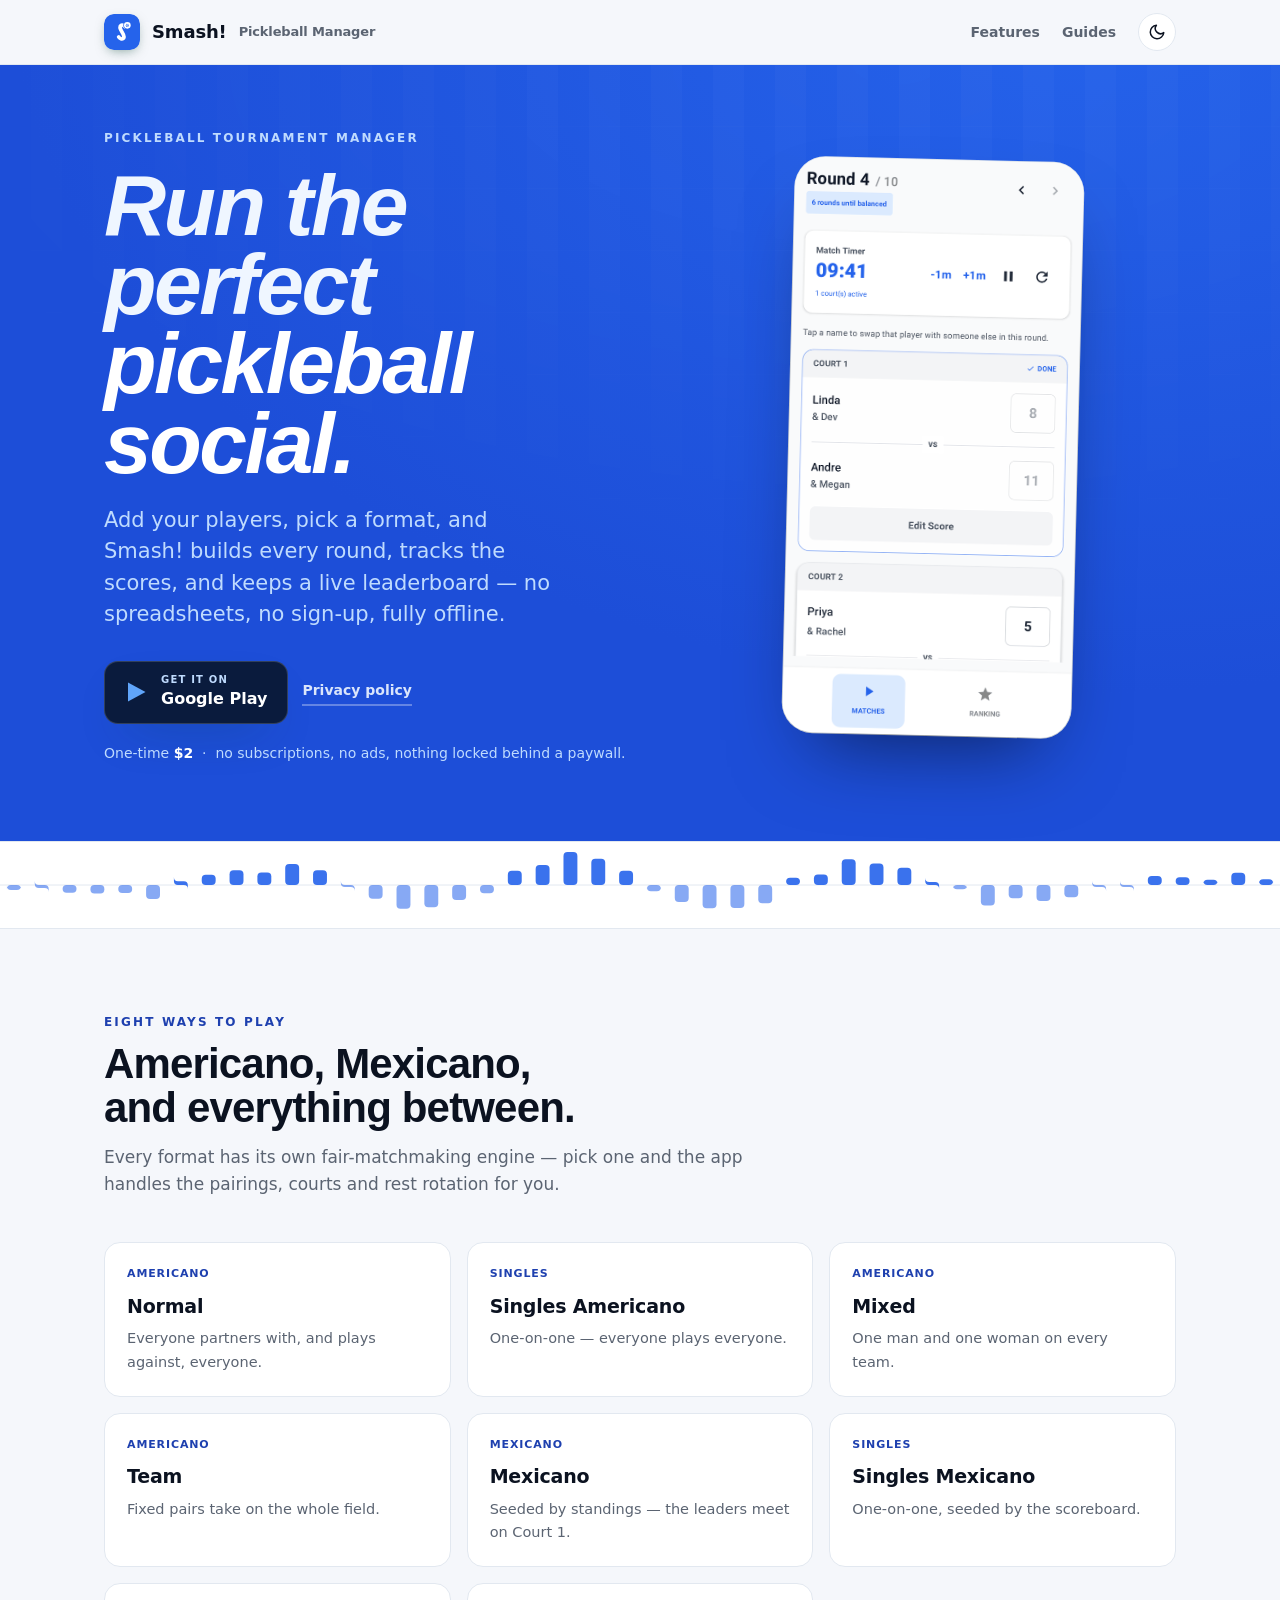
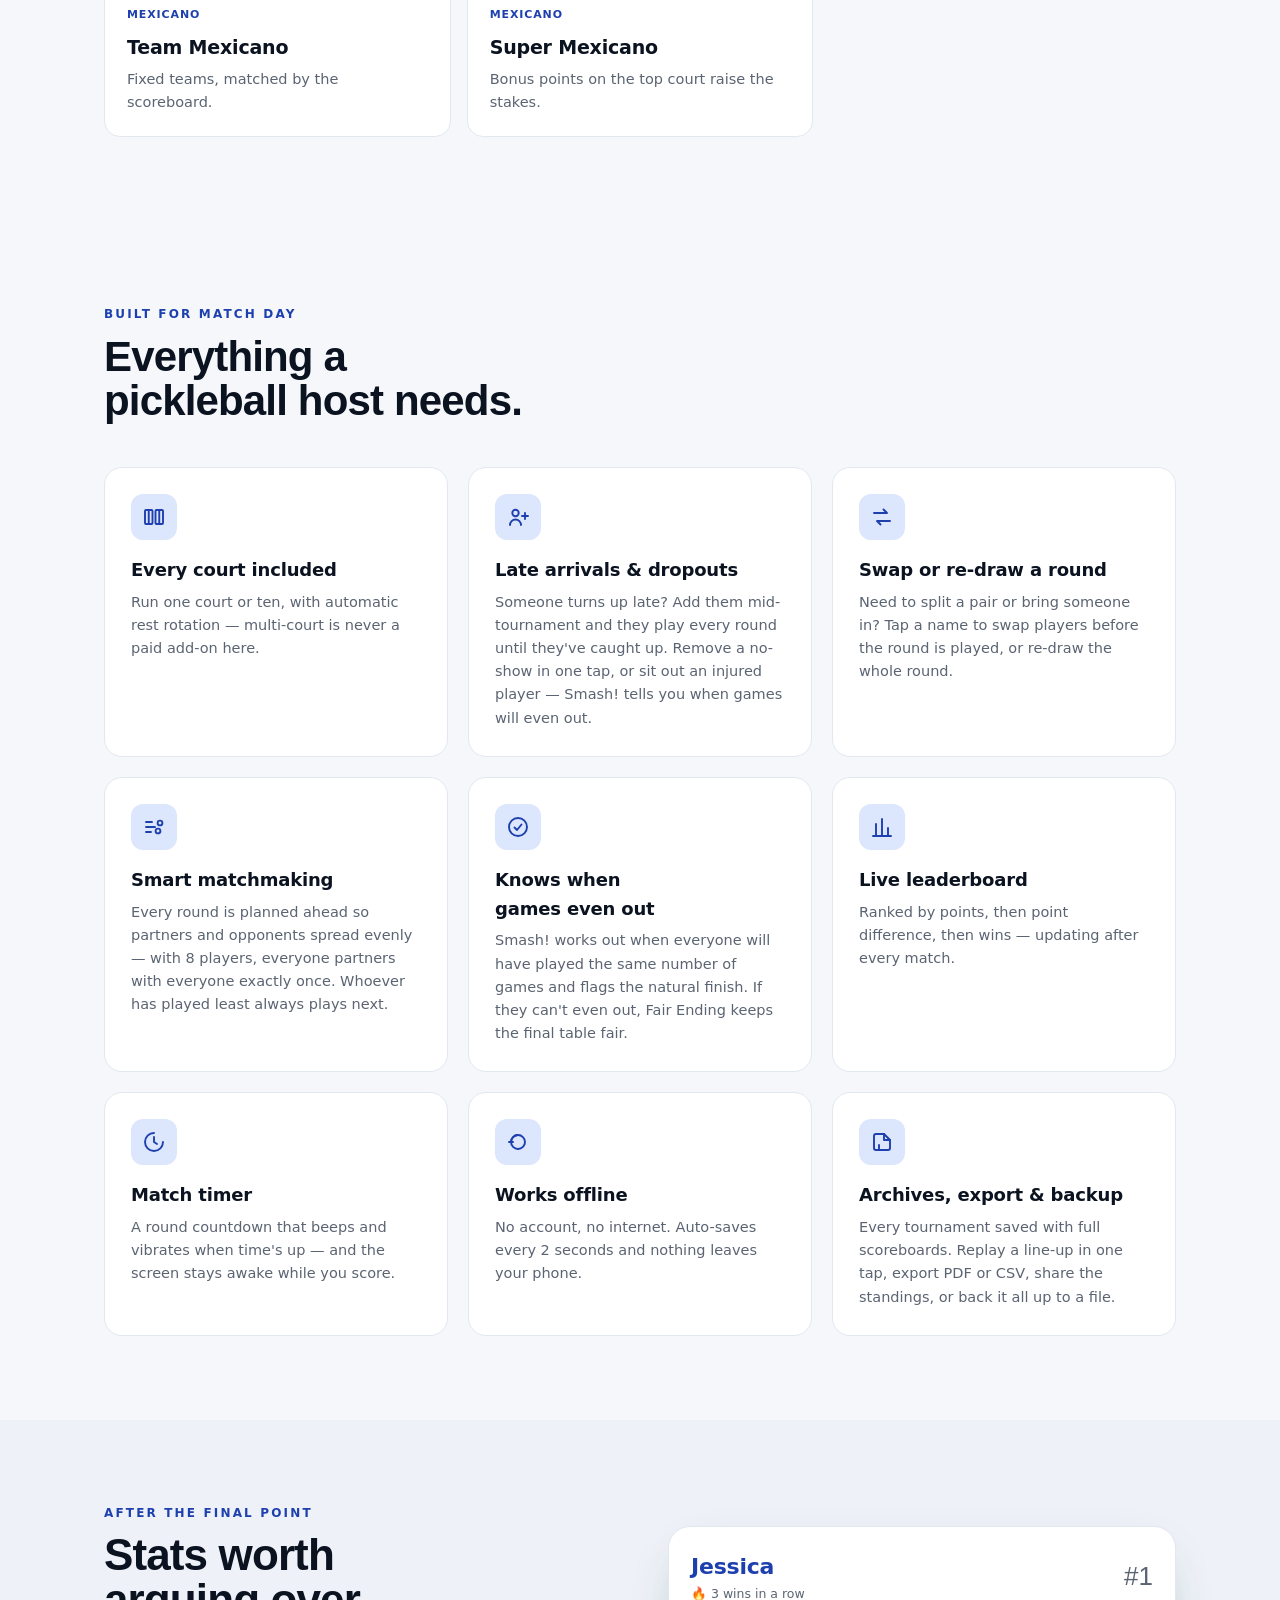
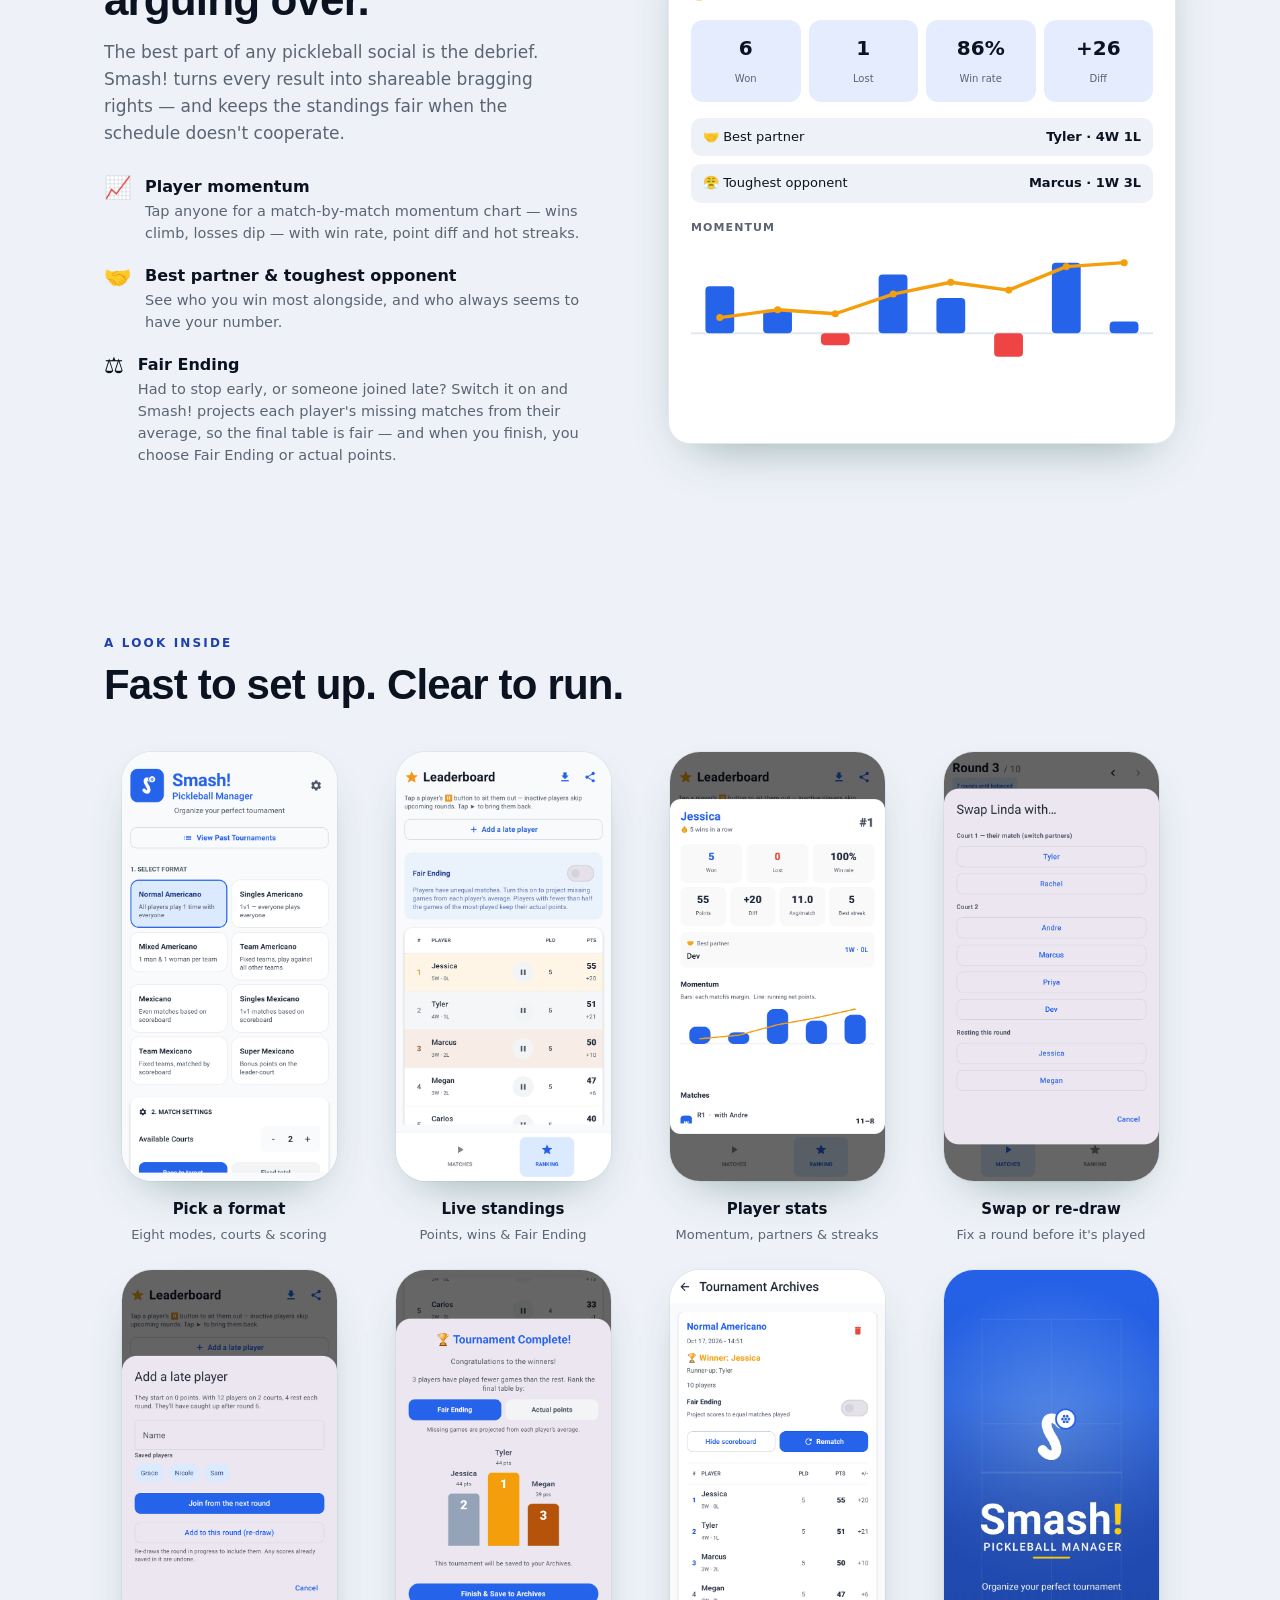
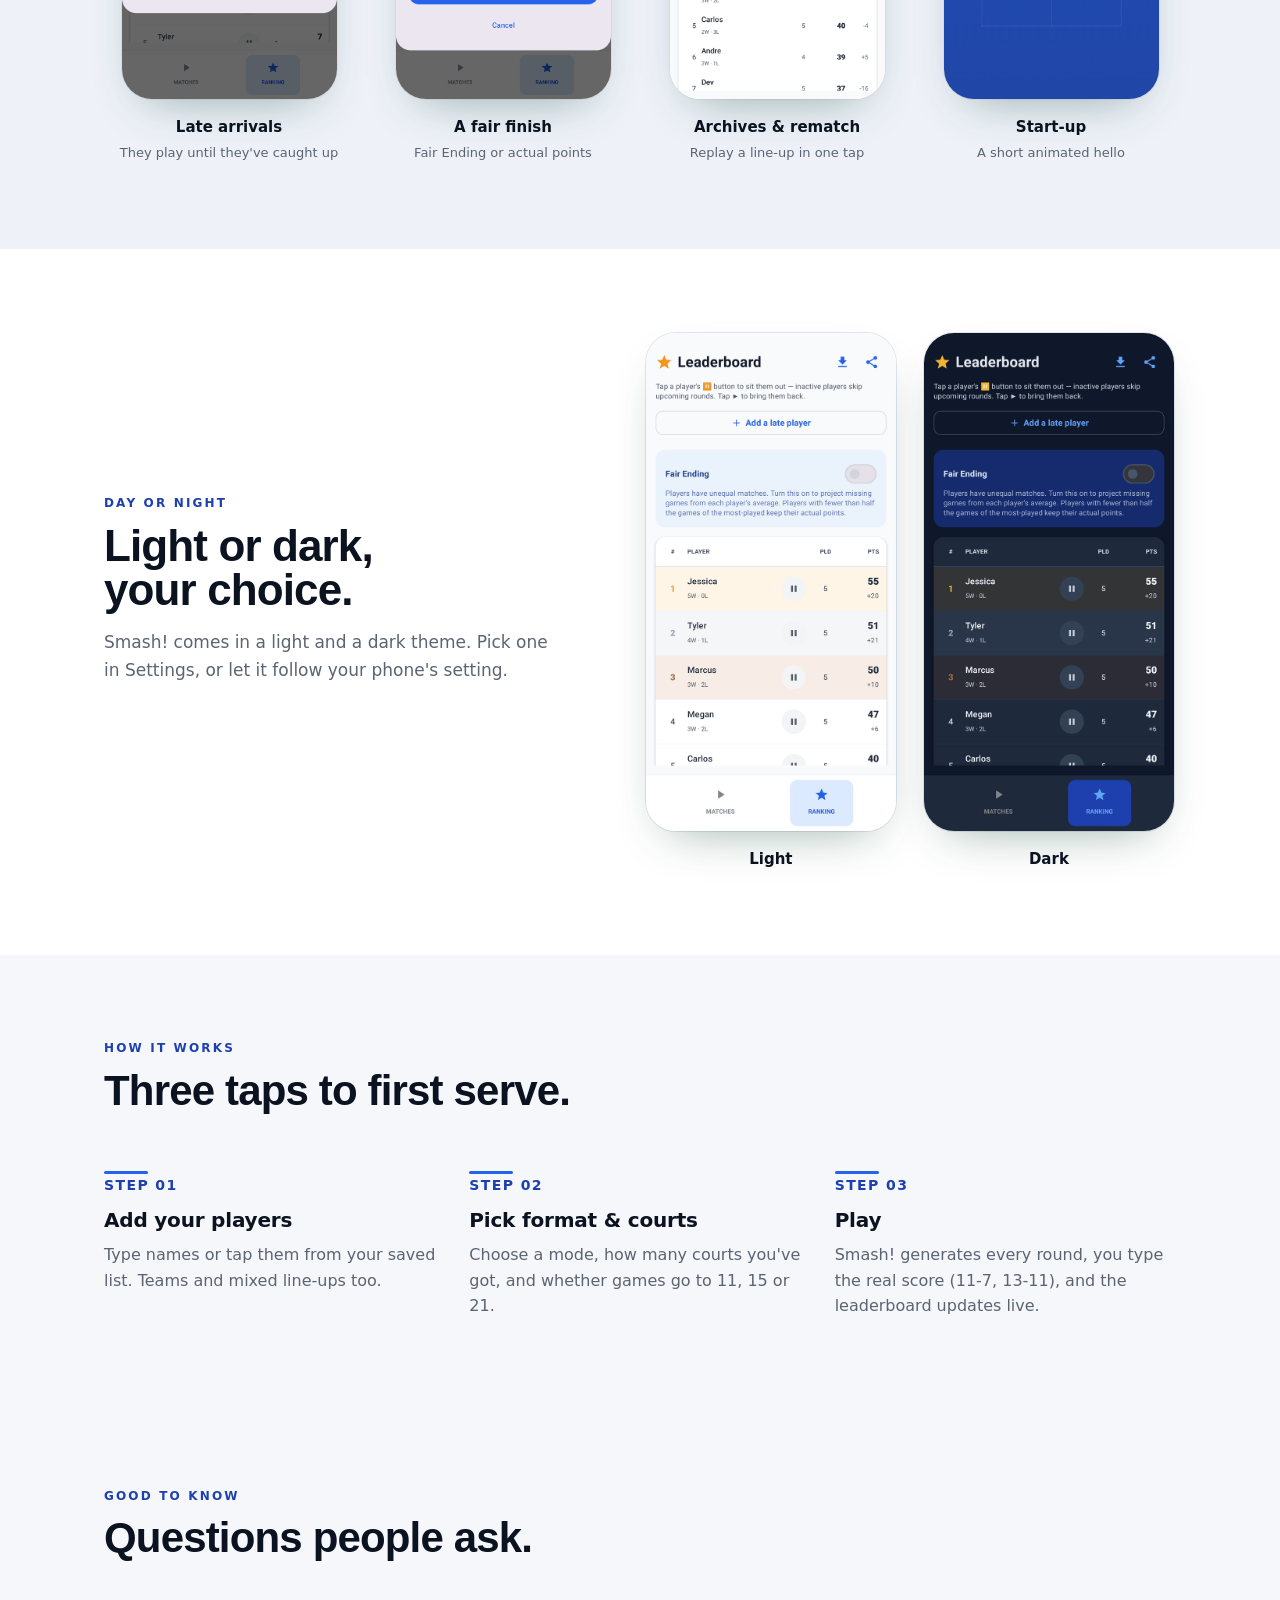
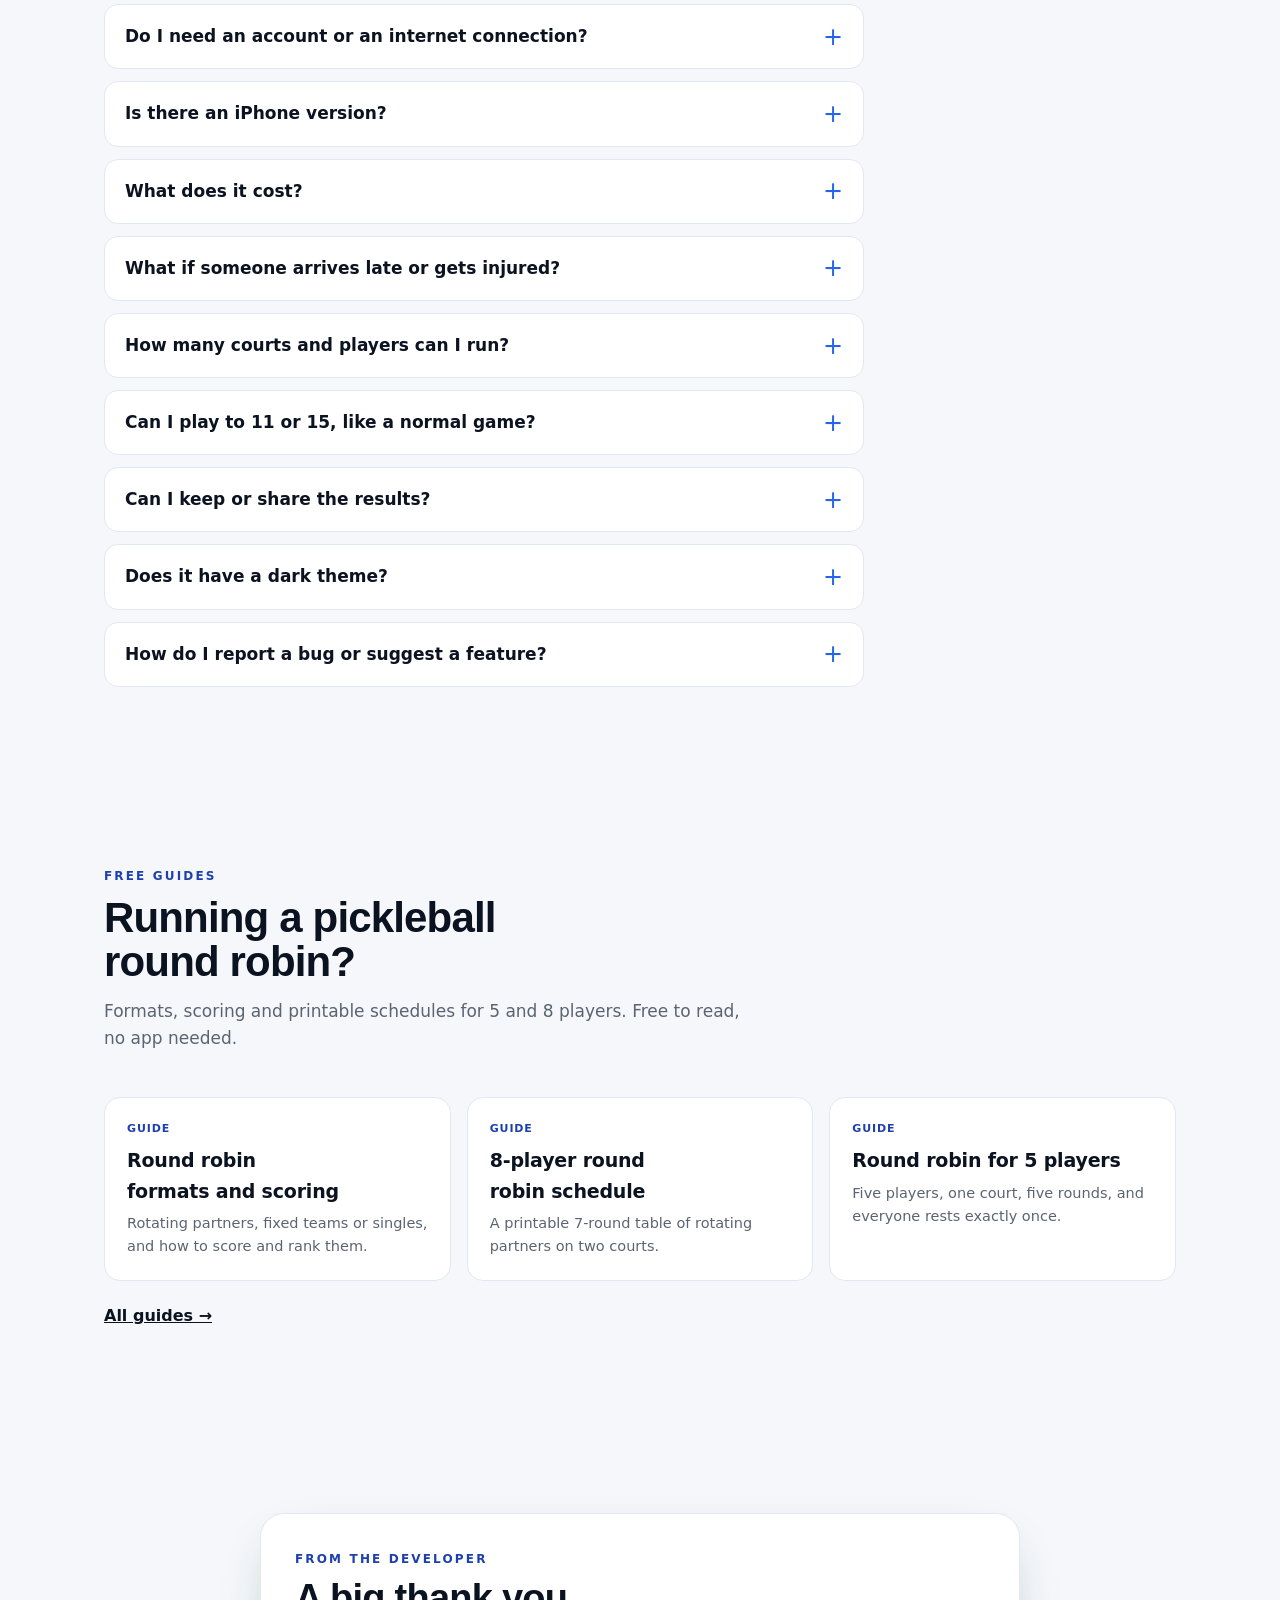
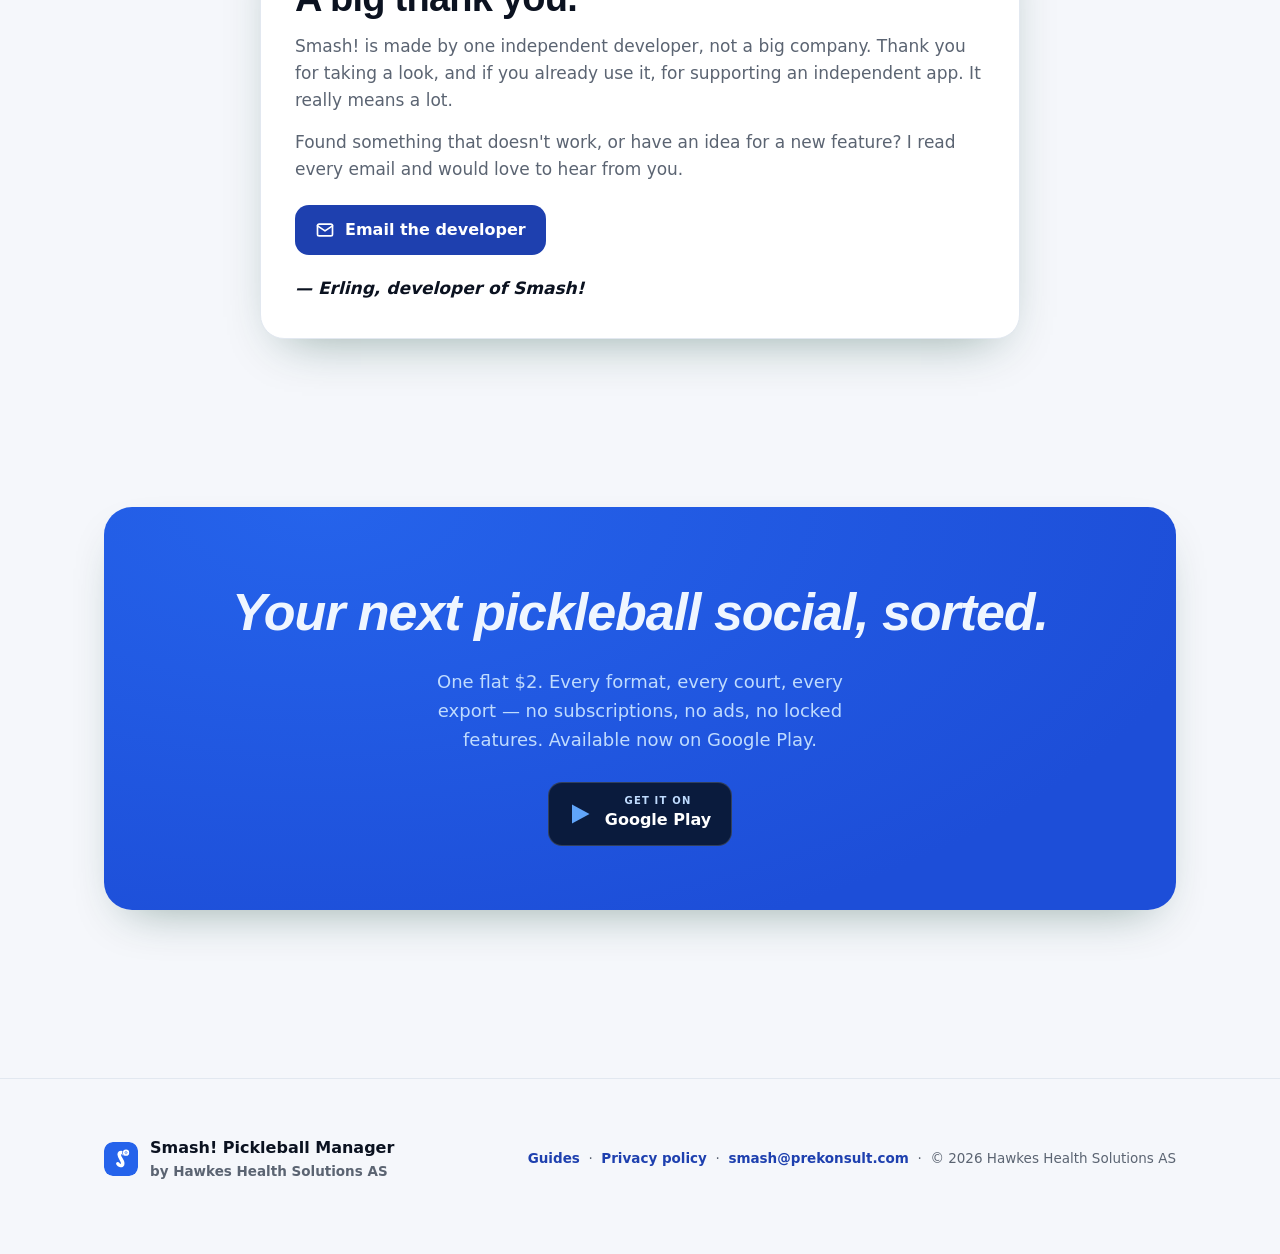
<file: index.html>
<!doctype html>
<html lang="en">
<head>
<meta charset="utf-8">
<meta name="viewport" content="width=device-width, initial-scale=1">
<meta name="description" content="Run Americano & Mexicano pickleball tournaments from your phone — singles or doubles, auto matchmaking, late arrivals, live leaderboard, fun stats and Fair Ending. Works offline. One-time $2, available now on Google Play.">
<meta name="theme-color" content="#2563EB">
<link rel="icon" type="image/png" href="icon.png">
<link rel="canonical" href="https://elkhawkes.github.io/smash-pickleball/">
<meta property="og:type" content="website">
<meta property="og:site_name" content="Smash! Pickleball Manager">
<meta property="og:title" content="Smash! — Pickleball Manager">
<meta property="og:description" content="Run Americano & Mexicano pickleball tournaments from your phone — singles or doubles, auto matchmaking, late arrivals, live leaderboard, fun stats and Fair Ending. Works offline. One-time $2, available now on Google Play.">
<meta property="og:image" content="https://elkhawkes.github.io/smash-pickleball/og-image.png">
<meta property="og:url" content="https://elkhawkes.github.io/smash-pickleball/">
<meta name="twitter:card" content="summary_large_image">
<script>try{var t=localStorage.getItem('smash-theme');if(t==='light'||t==='dark')document.documentElement.setAttribute('data-theme',t)}catch(e){}</script>
<style>html{-webkit-text-size-adjust:100%}img,svg{vertical-align:middle}</style>
<title>Smash! Pickleball Manager</title>
<style>
  :root{
    --ground:#F5F7FB; --surface:#FFFFFF; --surface-2:#EEF2F8;
    --ink:#0B1220; --muted:#5B6472; --line:#E2E8F0;
    --brand:#2563EB; --brand-deep:#1E40AF; --brand-ink:#1E3A8A;
    --gold:#F59E0B; --danger:#EF4444;
    --hero-1:#2563EB; --hero-2:#1D4ED8; --hero-ink:#EFF6FF; --hero-soft:#BFDBFE;
    --shadow:0 20px 50px -24px rgba(6,60,44,.45);
    --maxw:1120px;
  }
  @media (prefers-color-scheme:dark){
    :root{
      --ground:#0A0F1A; --surface:#111827; --surface-2:#1A2436;
      --ink:#E8EDF4; --muted:#94A3B8; --line:#1E293B;
      --brand:#60A5FA; --brand-deep:#1D4ED8; --brand-ink:#EFF6FF;
      --gold:#FBBF24; --danger:#F87171;
      --hero-1:#1E3A8A; --hero-2:#172554; --hero-ink:#EFF6FF; --hero-soft:#93C5FD;
      --shadow:0 24px 60px -28px rgba(0,0,0,.7);
    }
  }
  :root[data-theme="light"]{
    --ground:#F5F7FB; --surface:#FFFFFF; --surface-2:#EEF2F8;
    --ink:#0B1220; --muted:#5B6472; --line:#E2E8F0;
    --brand:#2563EB; --brand-deep:#1E40AF;
    --hero-1:#2563EB; --hero-2:#1D4ED8; --hero-ink:#EFF6FF; --hero-soft:#BFDBFE;
    --shadow:0 20px 50px -24px rgba(6,60,44,.45);
  }
  :root[data-theme="dark"]{
    --ground:#0A0F1A; --surface:#111827; --surface-2:#1A2436;
    --ink:#E8EDF4; --muted:#94A3B8; --line:#1E293B;
    --brand:#60A5FA; --brand-deep:#1D4ED8;
    --gold:#FBBF24;
    --hero-1:#1E3A8A; --hero-2:#172554; --hero-ink:#EFF6FF; --hero-soft:#93C5FD;
    --shadow:0 24px 60px -28px rgba(0,0,0,.7);
  }

  *{box-sizing:border-box}
  body{
    margin:0; background:var(--ground); color:var(--ink);
    font-family:system-ui,-apple-system,"Segoe UI",Roboto,Helvetica,Arial,sans-serif;
    line-height:1.6; -webkit-font-smoothing:antialiased;
  }
  .display{ font-family:"Arial Black","Helvetica Neue",Helvetica,Arial,system-ui,sans-serif; font-weight:900; }
  .wrap{ max-width:var(--maxw); margin:0 auto; padding:0 24px; }
  a{ color:inherit; }
  h1,h2,h3{ text-wrap:balance; margin:0; }
  .eyebrow{ font-size:12px; font-weight:800; letter-spacing:.18em; text-transform:uppercase; color:var(--brand-deep); }
  :root[data-theme="dark"] .eyebrow, @media (prefers-color-scheme:dark){ }

  /* ---------- top nav ---------- */
  header.nav{ position:sticky; top:0; z-index:20; background:color-mix(in srgb, var(--ground) 86%, transparent); backdrop-filter:blur(10px); border-bottom:1px solid var(--line); }
  .nav .wrap{ display:flex; align-items:center; justify-content:space-between; height:64px; }
  .brand{ display:flex; align-items:center; gap:12px; font-weight:800; letter-spacing:-.01em; }
  .brand svg{ width:36px; height:36px; display:block; border-radius:10px; box-shadow:0 4px 12px -4px rgba(6,60,44,.5); }
  .brand b{ font-size:18px; }
  .brand span{ color:var(--muted); font-weight:600; font-size:13px; }
  .nav-link{ text-decoration:none; color:var(--muted); font-weight:600; font-size:14px; }
  .nav-link:hover{ color:var(--brand-deep); }

  /* ---------- hero ---------- */
  .hero{ position:relative; overflow:hidden; color:var(--hero-ink);
    background:radial-gradient(120% 130% at 85% -10%, var(--hero-1), var(--hero-2) 70%); }
  .hero::after{ content:""; position:absolute; inset:0; pointer-events:none; opacity:.5;
    background:
      linear-gradient(transparent 61px, rgba(255,255,255,.06) 62px) 0 0/100% 62px,
      linear-gradient(90deg, transparent, transparent 50%, rgba(255,255,255,.05) 50%) 0 0/62px 100%;
    -webkit-mask-image:radial-gradient(120% 90% at 70% 0%, #000, transparent 75%); mask-image:radial-gradient(120% 90% at 70% 0%, #000, transparent 75%); }
  .hero .wrap{ position:relative; z-index:2; display:grid; grid-template-columns:1.05fr .95fr; gap:48px; align-items:center; padding-top:64px; padding-bottom:76px; }
  .hero .eyebrow{ color:var(--hero-soft); }
  .hero h1{ font-size:clamp(44px,7vw,86px); line-height:.92; letter-spacing:-.03em; font-style:italic; margin:18px 0 0; }
  .hero h1 .pop{ color:#fff; }
  .lede{ font-size:clamp(17px,2.1vw,21px); color:var(--hero-soft); max-width:34ch; margin:22px 0 30px; line-height:1.5; }
  .cta-row{ display:flex; flex-wrap:wrap; gap:14px; align-items:center; }
  .badge-play{ display:inline-flex; align-items:center; gap:12px; background:#0A1B3D; color:#fff; border:1px solid rgba(255,255,255,.16);
    padding:12px 20px; border-radius:14px; text-decoration:none; font-weight:700; box-shadow:var(--shadow); }
  .badge-play svg{ width:24px; height:24px; }
  .badge-play small{ display:block; font-size:10px; font-weight:600; letter-spacing:.12em; text-transform:uppercase; color:var(--hero-soft); line-height:1.2; }
  .badge-play b{ font-size:16px; line-height:1.1; }
  .ghost{ text-decoration:none; color:var(--hero-ink); font-weight:700; font-size:14px; opacity:.9; border-bottom:2px solid rgba(255,255,255,.35); padding-bottom:2px; }
  .ghost:hover{ opacity:1; }
  .price-note{ margin-top:18px; font-size:14px; color:var(--hero-soft); }
  .price-note b{ color:#fff; font-weight:800; }

  /* phone */
  /* frame ratio matches the screenshot files (1233x2460) so nothing is cropped */
  .phone{ position:relative; width:min(288px,80%); margin:0 auto; aspect-ratio:1233/2460; border-radius:30px; overflow:hidden;
    background:var(--surface); box-shadow:0 40px 80px -32px rgba(0,0,0,.55), 0 0 0 1px var(--line); transform:rotate(1.4deg); }
  .phone img{ width:100%; height:100%; object-fit:cover; display:block; }
  .phone.small{ transform:none; box-shadow:var(--shadow), 0 0 0 1px var(--line); }

  /* momentum strip */
  .strip{ background:var(--surface); border-top:1px solid var(--line); border-bottom:1px solid var(--line); }
  .strip canvas{ display:block; width:100%; height:86px; }

  /* ---------- sections ---------- */
  section{ padding:84px 0; }
  .sec-head{ max-width:640px; margin-bottom:44px; }
  .sec-head h2{ font-size:clamp(28px,4vw,42px); letter-spacing:-.02em; line-height:1.05; margin-top:10px; }
  .sec-head p{ color:var(--muted); font-size:17px; margin:14px 0 0; }

  .formats{ display:grid; grid-template-columns:repeat(3,1fr); gap:16px; }
  .fmt{ background:var(--surface); border:1px solid var(--line); border-radius:16px; padding:22px; transition:transform .18s ease, border-color .18s ease; }
  .fmt:hover{ transform:translateY(-4px); border-color:var(--brand); }
  .fmt .tag{ font-size:11px; font-weight:800; letter-spacing:.08em; text-transform:uppercase; color:var(--brand-deep); }
  :root[data-theme="dark"] .fmt .tag{ color:var(--brand); }
  .fmt h3{ font-size:19px; margin:8px 0 6px; letter-spacing:-.01em; }
  .fmt p{ margin:0; color:var(--muted); font-size:14.5px; }

  .features{ display:grid; grid-template-columns:repeat(3,1fr); gap:20px; }
  .feat{ background:var(--surface); border:1px solid var(--line); border-radius:18px; padding:26px; }
  .feat .ic{ width:46px; height:46px; border-radius:12px; display:grid; place-items:center; background:color-mix(in srgb, var(--brand) 16%, var(--surface)); margin-bottom:16px; }
  .feat .ic svg{ width:24px; height:24px; stroke:var(--brand-deep); fill:none; stroke-width:1.9; stroke-linecap:round; stroke-linejoin:round; }
  :root[data-theme="dark"] .feat .ic svg{ stroke:var(--brand); }
  @media (prefers-color-scheme:dark){ .feat .ic svg{ stroke:var(--brand); } .fmt .tag{ color:var(--brand); } }
  .feat h3{ font-size:18px; margin:0 0 6px; letter-spacing:-.01em; }
  .feat p{ margin:0; color:var(--muted); font-size:14.5px; }

  .shots{ background:var(--surface-2); }
  .gallery{ display:grid; grid-template-columns:repeat(4,1fr); gap:24px; align-items:start; }
  .gcap{ text-align:center; margin-top:16px; }
  .gcap b{ display:block; font-size:15px; }
  .gcap span{ color:var(--muted); font-size:13px; }

  .steps{ display:grid; grid-template-columns:repeat(3,1fr); gap:24px; counter-reset:s; }
  .step{ position:relative; padding-top:14px; }
  .step .n{ font-size:14px; font-weight:800; color:var(--brand-deep); letter-spacing:.1em; }
  :root[data-theme="dark"] .step .n{ color:var(--brand); }
  @media (prefers-color-scheme:dark){ .step .n{ color:var(--brand); } }
  .step h3{ font-size:20px; margin:8px 0 6px; letter-spacing:-.01em; }
  .step p{ margin:0; color:var(--muted); }
  .step::before{ content:""; display:block; height:3px; width:44px; background:var(--brand); border-radius:2px; }

  /* final cta */
  .final{ color:var(--hero-ink); background:radial-gradient(120% 160% at 20% 0%, var(--hero-1), var(--hero-2) 72%); border-radius:28px; padding:64px 40px; text-align:center; box-shadow:var(--shadow); }
  .final h2{ font-size:clamp(30px,4.4vw,52px); font-style:italic; letter-spacing:-.02em; }
  .final p{ color:var(--hero-soft); font-size:18px; margin:14px auto 28px; max-width:40ch; }

  footer{ padding:56px 0 72px; border-top:1px solid var(--line); margin-top:84px; }
  footer .wrap{ display:flex; flex-wrap:wrap; gap:20px 40px; align-items:center; justify-content:space-between; }
  .foot-brand{ display:flex; align-items:center; gap:12px; font-weight:800; }
  .foot-brand svg{ width:34px; height:34px; border-radius:9px; }
  footer .meta{ color:var(--muted); font-size:13.5px; }
  footer a{ color:var(--brand-deep); text-decoration:none; font-weight:700; }
  :root[data-theme="dark"] footer a{ color:var(--brand); }
  @media (prefers-color-scheme:dark){ footer a{ color:var(--brand); } }
  footer a:hover{ text-decoration:underline; }

  /* results / stats section */
  .results{ background:var(--surface-2); }
  .results-grid{ display:grid; grid-template-columns:1fr 1fr; gap:56px; align-items:center; }
  .results-grid h2{ font-size:clamp(28px,4vw,44px); letter-spacing:-.02em; line-height:1.02; margin-top:10px; }
  .results-lede{ color:var(--muted); font-size:17px; margin:16px 0 26px; max-width:42ch; }
  .hl{ list-style:none; padding:0; margin:0; display:flex; flex-direction:column; gap:18px; }
  .hl li{ display:flex; gap:14px; align-items:flex-start; }
  .hl-ic{ font-size:22px; line-height:1.3; flex:none; }
  .hl b{ display:block; font-size:16px; margin-bottom:2px; }
  .hl p{ margin:0; color:var(--muted); font-size:14.5px; line-height:1.5; }
  .statcard{ background:var(--surface); border:1px solid var(--line); border-radius:22px; padding:22px; box-shadow:var(--shadow); }
  .sc-head{ display:flex; align-items:center; justify-content:space-between; }
  .sc-name{ font-size:22px; font-weight:800; color:var(--brand-deep); letter-spacing:-.01em; }
  .sc-sub{ font-size:12.5px; color:var(--muted); }
  .sc-rank{ font-family:"Arial Black","Helvetica Neue",Arial,sans-serif; font-size:26px; color:var(--muted); }
  .sc-tiles{ display:grid; grid-template-columns:repeat(4,1fr); gap:8px; margin:16px 0; }
  .sc-tile{ background:color-mix(in srgb, var(--brand) 12%, var(--surface)); border-radius:12px; padding:12px 4px; text-align:center; }
  .sc-tile b{ display:block; font-size:20px; font-weight:900; font-variant-numeric:tabular-nums; }
  .sc-tile span{ font-size:10px; color:var(--muted); }
  .sc-h2h{ display:flex; align-items:center; justify-content:space-between; gap:10px; padding:9px 12px; background:var(--surface-2); border-radius:10px; margin-bottom:8px; font-size:13px; }
  .sc-h2h b{ font-weight:800; white-space:nowrap; }
  .sc-mom-label{ font-size:11px; font-weight:800; letter-spacing:.1em; text-transform:uppercase; color:var(--muted); margin:16px 0 8px; }
  .statcard svg.mom{ width:100%; height:auto; display:block; }
  :root[data-theme="dark"] .sc-name{ color:var(--brand); }
  @media (prefers-color-scheme:dark){ .sc-name{ color:var(--brand); } }

  .reveal{ opacity:0; transform:translateY(16px); transition:opacity .6s ease, transform .6s ease; }
  .reveal.in{ opacity:1; transform:none; }

  @media (max-width:900px){
    .hero .wrap{ grid-template-columns:1fr; gap:34px; padding-bottom:56px; }
    .phone{ transform:none; }
    .formats,.features,.gallery,.steps{ grid-template-columns:1fr 1fr; }
    .results-grid{ grid-template-columns:1fr; gap:34px; }
  }
  @media (max-width:620px){
    .formats,.features,.gallery,.steps{ grid-template-columns:1fr; }
    .nav .brand span{ display:none; }
    section{ padding:60px 0; }
  }
  @media (prefers-reduced-motion:reduce){
    .reveal{ transition:none; opacity:1; transform:none; }
    .fmt,.fmt:hover{ transition:none; }
  }
  a.guide-card{display:block;text-decoration:none;color:inherit}
  /* ---- theme-aware screenshots: both versions are in the page; CSS shows the one that matches the theme ---- */
  .phone img.dk{display:none}
  :root[data-theme="dark"] .phone img.lt{display:none}
  :root[data-theme="dark"] .phone img.dk{display:block}
  @media (prefers-color-scheme:dark){
    :root:not([data-theme="light"]) .phone img.lt{display:none}
    :root:not([data-theme="light"]) .phone img.dk{display:block}
  }
  .phone video{width:100%;height:100%;object-fit:cover;display:block}

  /* ---- theme switch ---- */
  .theme-btn{display:inline-flex;align-items:center;justify-content:center;width:38px;height:38px;border-radius:50%;border:1px solid var(--line);background:var(--surface);color:var(--ink);cursor:pointer;padding:0}
  .theme-btn:hover{border-color:var(--brand)}
  .theme-btn svg{width:18px;height:18px;stroke:currentColor;fill:none;stroke-width:2;stroke-linecap:round;stroke-linejoin:round}
  .theme-btn .sun{display:none}
  :root[data-theme="dark"] .theme-btn .sun{display:block}
  :root[data-theme="dark"] .theme-btn .moon{display:none}
  @media (prefers-color-scheme:dark){
    :root:not([data-theme="light"]) .theme-btn .sun{display:block}
    :root:not([data-theme="light"]) .theme-btn .moon{display:none}
  }

  /* ---- day or night band ---- */
  .duo{background:var(--surface)}
  .duo-grid{display:grid;grid-template-columns:1fr 1.1fr;gap:56px;align-items:center}
  .duo-grid h2{font-size:clamp(28px,4vw,44px);letter-spacing:-.02em;line-height:1.02;margin-top:10px}
  .duo-phones{display:flex;gap:28px;justify-content:center;align-items:flex-start}
  .duo-phones .phone.small{width:min(250px,44vw);margin:0}

  /* ---- gallery: 4 x 2 on desktop, swipe carousel on phones ---- */
  .gallery .phone.small{width:min(288px,86%)}

  /* ---- FAQ ---- */
  .faq{max-width:760px}
  .faq details{border:1px solid var(--line);border-radius:14px;background:var(--surface);padding:0 20px;margin-bottom:12px}
  .faq summary{cursor:pointer;padding:18px 28px 18px 0;font-weight:700;font-size:17px;list-style:none;position:relative}
  .faq summary::-webkit-details-marker{display:none}
  .faq summary::after{content:"+";position:absolute;right:0;top:50%;transform:translateY(-50%);font-size:24px;font-weight:400;color:var(--brand)}
  .faq details[open] summary::after{content:"\2212"}
  .faq details p{color:var(--muted);margin:0 0 18px;font-size:16px}

  @media (max-width:900px){
    .duo-grid{grid-template-columns:1fr;gap:34px}
  }
  @media (max-width:620px){
    .gallery{display:flex;overflow-x:auto;scroll-snap-type:x mandatory;gap:20px;padding:0 24px 14px;margin:0 -24px;-webkit-overflow-scrolling:touch}
    .gallery > div{flex:0 0 min(250px,70vw);scroll-snap-align:center}
    .gallery .phone.small{width:100%}
    .duo-phones{gap:16px}
  }

  /* note from the developer */
  .dev{ max-width:760px; margin:0 auto; background:var(--surface); border:1px solid var(--line); border-radius:24px; padding:36px 34px; box-shadow:var(--shadow); }
  .dev h2{ font-size:clamp(26px,3.6vw,38px); letter-spacing:-.02em; line-height:1.05; margin-top:10px; }
  .dev p{ color:var(--muted); font-size:17px; margin:14px 0 0; }
  .dev .sig{ color:var(--ink); font-style:italic; font-weight:600; margin-top:20px; }
  .mail-btn{ display:inline-flex; align-items:center; gap:10px; margin-top:22px; padding:12px 20px; border-radius:14px; background:var(--brand-deep); color:#fff; font-weight:800; text-decoration:none; }
  .mail-btn:hover{ filter:brightness(1.08); }
  .mail-btn svg{ width:20px; height:20px; fill:none; stroke:currentColor; stroke-width:2; stroke-linecap:round; stroke-linejoin:round; }
  @media (max-width:620px){ .dev{ padding:28px 22px; } }
</style>
</head>
<body>


<!-- reusable logo symbol -->
<svg width="0" height="0" style="position:absolute" aria-hidden="true">
  <symbol id="logo" viewBox="0 0 108 108">
    <rect width="108" height="108" rx="26" fill="var(--brand)"/>
    <path d="M64,39 C56,28 40,32 54,54 C68,76 52,80 44,69" fill="none" stroke="#fff" stroke-width="11" stroke-linecap="round" stroke-linejoin="round"/>
    <circle cx="70" cy="34" r="12" fill="var(--brand)"/>
    <circle cx="70" cy="34" r="10" fill="#fff"/>
    <circle cx="70.00" cy="34.00" r="1.5" fill="var(--brand)"/>
    <circle cx="73.70" cy="34.00" r="1.5" fill="var(--brand)"/>
    <circle cx="71.85" cy="37.20" r="1.5" fill="var(--brand)"/>
    <circle cx="68.15" cy="37.20" r="1.5" fill="var(--brand)"/>
    <circle cx="66.30" cy="34.00" r="1.5" fill="var(--brand)"/>
    <circle cx="68.15" cy="30.80" r="1.5" fill="var(--brand)"/>
    <circle cx="71.85" cy="30.80" r="1.5" fill="var(--brand)"/>
  </symbol>
</svg>

<header class="nav">
  <div class="wrap">
    <div class="brand">
      <svg><use href="#logo"/></svg>
      <b>Smash!</b><span>Pickleball Manager</span>
    </div>
    <span style="display:flex;gap:22px;align-items:center"><a class="nav-link" href="#features">Features</a><a class="nav-link" href="guides/">Guides</a><button id="themeBtn" class="theme-btn" type="button" aria-label="Switch theme" aria-pressed="false"><svg class="sun" viewBox="0 0 24 24" aria-hidden="true"><circle cx="12" cy="12" r="4"/><path d="M12 2v2M12 20v2M4.9 4.9l1.4 1.4M17.7 17.7l1.4 1.4M2 12h2M20 12h2M4.9 19.1l1.4-1.4M17.7 6.3l1.4-1.4"/></svg><svg class="moon" viewBox="0 0 24 24" aria-hidden="true"><path d="M21 12.8A9 9 0 1 1 11.2 3a7 7 0 0 0 9.8 9.8Z"/></svg></button></span>
  </div>
</header>

<div class="hero">
  <div class="wrap">
    <div class="reveal in">
      <div class="eyebrow">Pickleball tournament manager</div>
      <h1 class="display">Run the perfect<br><span class="pop">pickleball social.</span></h1>
      <p class="lede">Add your players, pick a format, and Smash! builds every round, tracks the scores, and keeps a live leaderboard — no spreadsheets, no sign-up, fully offline.</p>
      <div class="cta-row">
        <a class="badge-play" href="https://play.google.com/store/apps/details?id=com.smashpickleball.app" target="_blank" rel="noopener" aria-label="Get Smash! Pickleball Manager on Google Play">
          <svg viewBox="0 0 24 24" aria-hidden="true"><path d="M3 2.5 L20.5 12 L3 21.5 Z" fill="#60A5FA"/></svg>
          <span><small>Get it on</small><b>Google Play</b></span>
        </a>
        <a class="ghost" href="https://elkhawkes.github.io/smash-pickleball-privacy/">Privacy policy</a>
      </div>
      <div class="price-note">One&#8209;time <b>$2</b> &nbsp;·&nbsp; no subscriptions, no ads, nothing locked behind a paywall.</div>
    </div>
    <div class="reveal in">
      <div class="phone"><img class="lt" src="screenshots/01_live_matches.png" alt="Smash! showing a live pickleball round with scores on two courts" width="640" height="1277" fetchpriority="high"/><img class="dk" src="screenshots/dark/01_live_matches.png" alt="Smash! showing a live pickleball round with scores on two courts" width="640" height="1277"/></div>
    </div>
  </div>
</div>

<div class="strip"><canvas id="momentum" aria-hidden="true"></canvas></div>

<section id="formats">
  <div class="wrap">
    <div class="sec-head reveal">
      <div class="eyebrow">Eight ways to play</div>
      <h2 class="display">Americano, Mexicano,<br>and everything between.</h2>
      <p>Every format has its own fair-matchmaking engine — pick one and the app handles the pairings, courts and rest rotation for you.</p>
    </div>
    <div class="formats">
      <div class="fmt reveal"><div class="tag">Americano</div><h3>Normal</h3><p>Everyone partners with, and plays against, everyone.</p></div>
      <div class="fmt reveal"><div class="tag">Singles</div><h3>Singles Americano</h3><p>One-on-one — everyone plays everyone.</p></div>
      <div class="fmt reveal"><div class="tag">Americano</div><h3>Mixed</h3><p>One man and one woman on every team.</p></div>
      <div class="fmt reveal"><div class="tag">Americano</div><h3>Team</h3><p>Fixed pairs take on the whole field.</p></div>
      <div class="fmt reveal"><div class="tag">Mexicano</div><h3>Mexicano</h3><p>Seeded by standings — the leaders meet on Court 1.</p></div>
      <div class="fmt reveal"><div class="tag">Singles</div><h3>Singles Mexicano</h3><p>One-on-one, seeded by the scoreboard.</p></div>
      <div class="fmt reveal"><div class="tag">Mexicano</div><h3>Team Mexicano</h3><p>Fixed teams, matched by the scoreboard.</p></div>
      <div class="fmt reveal"><div class="tag">Mexicano</div><h3>Super Mexicano</h3><p>Bonus points on the top court raise the stakes.</p></div>
    </div>
  </div>
</section>

<section id="features">
  <div class="wrap">
    <div class="sec-head reveal">
      <div class="eyebrow">Built for match day</div>
      <h2 class="display">Everything a pickleball host needs.</h2>
    </div>
    <div class="features">
      <div class="feat reveal"><div class="ic"><svg viewBox="0 0 24 24"><rect x="3" y="5" width="7.5" height="14" rx="1"/><rect x="13.5" y="5" width="7.5" height="14" rx="1"/><path d="M6.75 5v14M17.25 5v14"/></svg></div><h3>Every court included</h3><p>Run one court or ten, with automatic rest rotation — multi-court is never a paid add-on here.</p></div>
      <div class="feat reveal"><div class="ic"><svg viewBox="0 0 24 24"><circle cx="9.5" cy="8" r="3.2"/><path d="M4 20a5.5 5.5 0 0 1 11 0"/><path d="M19 8v6M16 11h6"/></svg></div><h3>Late arrivals &amp; dropouts</h3><p>Someone turns up late? Add them mid-tournament and they play every round until they've caught up. Remove a no-show in one tap, or sit out an injured player — Smash! tells you when games will even out.</p></div>
      <div class="feat reveal"><div class="ic"><svg viewBox="0 0 24 24"><path d="M4 8h13l-3.5-3.5"/><path d="M20 16H7l3.5 3.5"/></svg></div><h3>Swap or re-draw a round</h3><p>Need to split a pair or bring someone in? Tap a name to swap players before the round is played, or re-draw the whole round.</p></div>
      <div class="feat reveal"><div class="ic"><svg viewBox="0 0 24 24"><path d="M4 7h6M4 12h9M4 17h5"/><circle cx="18" cy="8" r="2.4"/><circle cx="16" cy="16" r="2.4"/></svg></div><h3>Smart matchmaking</h3><p>Every round is planned ahead so partners and opponents spread evenly — with 8 players, everyone partners with everyone exactly once. Whoever has played least always plays next.</p></div>
      <div class="feat reveal"><div class="ic"><svg viewBox="0 0 24 24"><circle cx="12" cy="12" r="9"/><path d="M8.5 12.5l2.5 2.5 4.5-5.5"/></svg></div><h3>Knows when games even out</h3><p>Smash! works out when everyone will have played the same number of games and flags the natural finish. If they can't even out, Fair Ending keeps the final table fair.</p></div>
      <div class="feat reveal"><div class="ic"><svg viewBox="0 0 24 24"><path d="M6 21V9M12 21V4M18 21v-8"/><path d="M3 21h18"/></svg></div><h3>Live leaderboard</h3><p>Ranked by points, then point difference, then wins — updating after every match.</p></div>
      <div class="feat reveal"><div class="ic"><svg viewBox="0 0 24 24"><path d="M12 3a9 9 0 1 0 9 9"/><path d="M12 7v5l3 2"/></svg></div><h3>Match timer</h3><p>A round countdown that beeps and vibrates when time's up — and the screen stays awake while you score.</p></div>
      <div class="feat reveal"><div class="ic"><svg viewBox="0 0 24 24"><path d="M5 12a7 7 0 0 1 7-7 7 7 0 0 1 7 7 7 7 0 0 1-7 7"/><path d="M12 5a7 7 0 0 0 0 14"/><path d="M3 12h4"/></svg></div><h3>Works offline</h3><p>No account, no internet. Auto-saves every 2 seconds and nothing leaves your phone.</p></div>
      <div class="feat reveal"><div class="ic"><svg viewBox="0 0 24 24"><path d="M4 6a2 2 0 0 1 2-2h8l6 6v8a2 2 0 0 1-2 2H6a2 2 0 0 1-2-2Z"/><path d="M14 4v6h6"/><path d="M9 20v-5"/></svg></div><h3>Archives, export &amp; backup</h3><p>Every tournament saved with full scoreboards. Replay a line-up in one tap, export PDF or CSV, share the standings, or back it all up to a file.</p></div>
    </div>
  </div>
</section>

<section class="results">
  <div class="wrap">
    <div class="results-grid">
      <div class="reveal">
        <div class="eyebrow">After the final point</div>
        <h2 class="display">Stats worth<br>arguing over.</h2>
        <p class="results-lede">The best part of any pickleball social is the debrief. Smash! turns every result into shareable bragging rights — and keeps the standings fair when the schedule doesn't cooperate.</p>
        <ul class="hl">
          <li><span class="hl-ic">📈</span><div><b>Player momentum</b><p>Tap anyone for a match-by-match momentum chart — wins climb, losses dip — with win rate, point diff and hot streaks.</p></div></li>
          <li><span class="hl-ic">🤝</span><div><b>Best partner &amp; toughest opponent</b><p>See who you win most alongside, and who always seems to have your number.</p></div></li>
          <li><span class="hl-ic">⚖️</span><div><b>Fair Ending</b><p>Had to stop early, or someone joined late? Switch it on and Smash! projects each player's missing matches from their average, so the final table is fair — and when you finish, you choose Fair Ending or actual points.</p></div></li>
        </ul>
      </div>
      <div class="reveal">
        <div class="statcard">
          <div class="sc-head">
            <div><div class="sc-name">Jessica</div><div class="sc-sub">🔥 3 wins in a row</div></div>
            <div class="sc-rank">#1</div>
          </div>
          <div class="sc-tiles">
            <div class="sc-tile"><b>6</b><span>Won</span></div>
            <div class="sc-tile"><b>1</b><span>Lost</span></div>
            <div class="sc-tile"><b>86%</b><span>Win rate</span></div>
            <div class="sc-tile"><b>+26</b><span>Diff</span></div>
          </div>
          <div class="sc-h2h"><span>🤝 Best partner</span><b>Tyler · 4W&nbsp;1L</b></div>
          <div class="sc-h2h"><span>😤 Toughest opponent</span><b>Marcus · 1W&nbsp;3L</b></div>
          <div class="sc-mom-label">Momentum</div>
          <svg class="mom" viewBox="0 0 340 130" xmlns="http://www.w3.org/2000/svg" aria-hidden="true"><line x1="0" y1="65" x2="340" y2="65" stroke="var(--line)" stroke-width="1.5"/><rect x="10.6" y="30.3" width="21.2" height="34.7" rx="3" fill="var(--brand)"/><rect x="53.1" y="47.7" width="21.2" height="17.3" rx="3" fill="var(--brand)"/><rect x="95.6" y="65.0" width="21.2" height="8.7" rx="3" fill="var(--danger)"/><rect x="138.1" y="21.7" width="21.2" height="43.3" rx="3" fill="var(--brand)"/><rect x="180.6" y="39.0" width="21.2" height="26.0" rx="3" fill="var(--brand)"/><rect x="223.1" y="65.0" width="21.2" height="17.3" rx="3" fill="var(--danger)"/><rect x="265.6" y="13.0" width="21.2" height="52.0" rx="3" fill="var(--brand)"/><rect x="308.1" y="56.3" width="21.2" height="8.7" rx="3" fill="var(--brand)"/><polyline points="21.2,53.4 63.8,47.7 106.2,50.6 148.8,36.1 191.2,27.4 233.8,33.2 276.2,15.9 318.8,13.0" fill="none" stroke="var(--gold)" stroke-width="2.5" stroke-linecap="round" stroke-linejoin="round"/><circle cx="21.2" cy="53.4" r="2.6" fill="var(--gold)"/><circle cx="63.8" cy="47.7" r="2.6" fill="var(--gold)"/><circle cx="106.2" cy="50.6" r="2.6" fill="var(--gold)"/><circle cx="148.8" cy="36.1" r="2.6" fill="var(--gold)"/><circle cx="191.2" cy="27.4" r="2.6" fill="var(--gold)"/><circle cx="233.8" cy="33.2" r="2.6" fill="var(--gold)"/><circle cx="276.2" cy="15.9" r="2.6" fill="var(--gold)"/><circle cx="318.8" cy="13.0" r="2.6" fill="var(--gold)"/></svg>
        </div>
      </div>
    </div>
  </div>
</section>

<section class="shots">
  <div class="wrap">
    <div class="sec-head reveal">
      <div class="eyebrow">A look inside</div>
      <h2 class="display">Fast to set up. Clear to run.</h2>
    </div>
    <div class="gallery">
      <div class="reveal"><div class="phone small"><img class="lt" src="screenshots/02_setup_formats.png" alt="Choosing a tournament format in Smash!" width="640" height="1277" loading="lazy"/><img class="dk" src="screenshots/dark/02_setup_formats.png" alt="Choosing a tournament format in Smash!" width="640" height="1277" loading="lazy"/></div><div class="gcap"><b>Pick a format</b><span>Eight modes, courts &amp; scoring</span></div></div>
      <div class="reveal"><div class="phone small"><img class="lt" src="screenshots/03_leaderboard.png" alt="Live leaderboard with standings" width="640" height="1277" loading="lazy"/><img class="dk" src="screenshots/dark/03_leaderboard.png" alt="Live leaderboard with standings" width="640" height="1277" loading="lazy"/></div><div class="gcap"><b>Live standings</b><span>Points, wins &amp; Fair Ending</span></div></div>
      <div class="reveal"><div class="phone small"><img class="lt" src="screenshots/04_player_stats.png" alt="A player's stats and momentum chart" width="640" height="1277" loading="lazy"/><img class="dk" src="screenshots/dark/04_player_stats.png" alt="A player's stats and momentum chart" width="640" height="1277" loading="lazy"/></div><div class="gcap"><b>Player stats</b><span>Momentum, partners &amp; streaks</span></div></div>
      <div class="reveal"><div class="phone small"><img class="lt" src="screenshots/05_swap_player.png" alt="Swapping a player in the round in progress" width="640" height="1277" loading="lazy"/><img class="dk" src="screenshots/dark/05_swap_player.png" alt="Swapping a player in the round in progress" width="640" height="1277" loading="lazy"/></div><div class="gcap"><b>Swap or re-draw</b><span>Fix a round before it's played</span></div></div>
      <div class="reveal"><div class="phone small"><img class="lt" src="screenshots/06_late_arrival.png" alt="Adding a late player mid-tournament" width="640" height="1277" loading="lazy"/><img class="dk" src="screenshots/dark/06_late_arrival.png" alt="Adding a late player mid-tournament" width="640" height="1277" loading="lazy"/></div><div class="gcap"><b>Late arrivals</b><span>They play until they've caught up</span></div></div>
      <div class="reveal"><div class="phone small"><img class="lt" src="screenshots/07_end_fair_ending.png" alt="Finishing with Fair Ending or actual points" width="640" height="1277" loading="lazy"/><img class="dk" src="screenshots/dark/07_end_fair_ending.png" alt="Finishing with Fair Ending or actual points" width="640" height="1277" loading="lazy"/></div><div class="gcap"><b>A fair finish</b><span>Fair Ending or actual points</span></div></div>
      <div class="reveal"><div class="phone small"><img class="lt" src="screenshots/08_archives_rematch.png" alt="Past tournaments, with a one-tap rematch" width="640" height="1277" loading="lazy"/><img class="dk" src="screenshots/dark/08_archives_rematch.png" alt="Past tournaments, with a one-tap rematch" width="640" height="1277" loading="lazy"/></div><div class="gcap"><b>Archives &amp; rematch</b><span>Replay a line-up in one tap</span></div></div>
      <div class="reveal"><div class="phone small"><video id="startup" muted playsinline loop preload="none" poster="screenshots/09_splash.jpg" width="640" height="1277" aria-label="The Smash! start-up animation"><source src="media/startup.mp4" type="video/mp4"></video></div><div class="gcap"><b>Start-up</b><span>A short animated hello</span></div></div>
    </div>
  </div>
</section>

<section class="duo">
  <div class="wrap">
    <div class="duo-grid">
      <div class="reveal">
        <div class="eyebrow">Day or night</div>
        <h2 class="display">Light or dark,<br>your choice.</h2>
        <p class="results-lede">Smash! comes in a light and a dark theme. Pick one in Settings, or let it follow your phone's setting.</p>
      </div>
      <div class="duo-phones reveal">
        <div><div class="phone small"><img src="screenshots/03_leaderboard.png" alt="Live leaderboard with standings, light theme" width="640" height="1277" loading="lazy"/></div><div class="gcap"><b>Light</b></div></div>
        <div><div class="phone small"><img src="screenshots/dark/03_leaderboard.png" alt="Live leaderboard with standings, dark theme" width="640" height="1277" loading="lazy"/></div><div class="gcap"><b>Dark</b></div></div>
      </div>
    </div>
  </div>
</section>

<section id="how">
  <div class="wrap">
    <div class="sec-head reveal">
      <div class="eyebrow">How it works</div>
      <h2 class="display">Three taps to first serve.</h2>
    </div>
    <div class="steps">
      <div class="step reveal"><div class="n">STEP 01</div><h3>Add your players</h3><p>Type names or tap them from your saved list. Teams and mixed line-ups too.</p></div>
      <div class="step reveal"><div class="n">STEP 02</div><h3>Pick format &amp; courts</h3><p>Choose a mode, how many courts you've got, and whether games go to 11, 15 or 21.</p></div>
      <div class="step reveal"><div class="n">STEP 03</div><h3>Play</h3><p>Smash! generates every round, you type the real score (11-7, 13-11), and the leaderboard updates live.</p></div>
    </div>
  </div>
</section>

<section id="faq">
  <div class="wrap">
    <div class="sec-head reveal">
      <div class="eyebrow">Good to know</div>
      <h2 class="display">Questions people ask.</h2>
    </div>
    <div class="faq reveal">
      <details><summary>Do I need an account or an internet connection?</summary><p>No. There's no sign-up and no account, and it works fully offline. Everything stays on your phone.</p></details>
      <details><summary>Is there an iPhone version?</summary><p>Not yet. Smash! is Android-only for now. An iPhone version may follow later, if it turns out to be possible.</p></details>
      <details><summary>What does it cost?</summary><p>A one-time $2 on Google Play. No subscription, no ads, and nothing locked behind a paywall.</p></details>
      <details><summary>What if someone arrives late or gets injured?</summary><p>Add a late player at any time and they play on until they've caught up. Take an injured player out of the draw, and bring them back later if they recover. When games end up uneven, Fair Ending projects the missing games from each player's average, so the final table stays fair.</p></details>
      <details><summary>How many courts and players can I run?</summary><p>One court or ten. If you have more players than there are places on court, Smash! rotates who rests, so everyone plays about the same amount.</p></details>
      <details><summary>Can I play to 11 or 15, like a normal game?</summary><p>Yes. Choose a race to a target score (win by 2, like a real game) or a fixed total of points per match, and a round timer if you want one.</p></details>
      <details><summary>Can I keep or share the results?</summary><p>Yes. Every tournament is saved with its full scoreboard. Export a PDF or CSV, share the standings, replay a line-up in one tap, or back everything up to a file.</p></details>
      <details><summary>Does it have a dark theme?</summary><p>Yes. Choose light, dark, or follow your phone's setting.</p></details>
      <details><summary>How do I report a bug or suggest a feature?</summary><p>Email <a href="mailto:smash@prekonsult.com">smash@prekonsult.com</a>. Every email is read.</p></details>
    </div>
  </div>
</section>

<section id="guides">
  <div class="wrap">
    <div class="sec-head reveal">
      <div class="eyebrow">Free guides</div>
      <h2 class="display">Running a pickleball round robin?</h2>
      <p>Formats, scoring and printable schedules for 5 and 8 players. Free to read, no app needed.</p>
    </div>
    <div class="formats">
      <a class="fmt guide-card reveal" href="guides/pickleball-round-robin-formats-and-scoring/"><div class="tag">Guide</div><h3>Round robin formats and scoring</h3><p>Rotating partners, fixed teams or singles, and how to score and rank them.</p></a>
      <a class="fmt guide-card reveal" href="guides/pickleball-round-robin-schedule-8-players/"><div class="tag">Guide</div><h3>8-player round robin schedule</h3><p>A printable 7-round table of rotating partners on two courts.</p></a>
      <a class="fmt guide-card reveal" href="guides/pickleball-round-robin-5-players/"><div class="tag">Guide</div><h3>Round robin for 5 players</h3><p>Five players, one court, five rounds, and everyone rests exactly once.</p></a>
    </div>
    <p class="reveal" style="margin-top:22px"><a href="guides/" style="font-weight:700">All guides &rarr;</a></p>
  </div>
</section>

<section id="developer">
  <div class="wrap">
    <div class="dev reveal">
      <div class="eyebrow">From the developer</div>
      <h2 class="display">A big thank you.</h2>
      <p>Smash! is made by one independent developer, not a big company. Thank you for taking a look, and if you already use it, for supporting an independent app. It really means a lot.</p>
      <p>Found something that doesn't work, or have an idea for a new feature? I read every email and would love to hear from you.</p>
      <a class="mail-btn" href="mailto:smash@prekonsult.com?subject=Smash%21%20Pickleball%20Manager%20%E2%80%94%20feedback"><svg viewBox="0 0 24 24" aria-hidden="true"><rect x="3" y="5" width="18" height="14" rx="2"/><path d="m3 7 9 6 9-6"/></svg>Email the developer</a>
      <p class="sig">— Erling, developer of Smash!</p>
    </div>
  </div>
</section>

<section>
  <div class="wrap">
    <div class="final reveal">
      <h2 class="display">Your next pickleball social, sorted.</h2>
      <p>One flat $2. Every format, every court, every export — no subscriptions, no ads, no locked features. Available now on Google Play.</p>
      <a class="badge-play" href="https://play.google.com/store/apps/details?id=com.smashpickleball.app" target="_blank" rel="noopener" style="box-shadow:none">
        <svg viewBox="0 0 24 24" aria-hidden="true"><path d="M3 2.5 L20.5 12 L3 21.5 Z" fill="#60A5FA"/></svg>
        <span><small>Get it on</small><b>Google Play</b></span>
      </a>
    </div>
  </div>
</section>

<footer>
  <div class="wrap">
    <div class="foot-brand"><svg><use href="#logo"/></svg><div>Smash! Pickleball Manager<div class="meta" style="font-weight:600">by Hawkes Health Solutions AS</div></div></div>
    <div class="meta">
      <a href="guides/">Guides</a> &nbsp;&middot;&nbsp;
      <a href="https://elkhawkes.github.io/smash-pickleball-privacy/">Privacy policy</a> &nbsp;·&nbsp;
      <a href="mailto:smash@prekonsult.com">smash@prekonsult.com</a> &nbsp;·&nbsp;
      © 2026 Hawkes Health Solutions AS
    </div>
  </div>
</footer>

<script>
  // scroll reveals
  (function(){
    var els = document.querySelectorAll('.reveal');
    if (!('IntersectionObserver' in window)){ els.forEach(function(e){e.classList.add('in');}); return; }
    var io = new IntersectionObserver(function(entries){
      entries.forEach(function(en){ if(en.isIntersecting){ en.target.classList.add('in'); io.unobserve(en.target);} });
    }, {threshold:.14});
    els.forEach(function(e){ if(!e.classList.contains('in')) io.observe(e); });
  })();

  // momentum bar strip — echoes the app's signature stat
  (function(){
    var c = document.getElementById('momentum'); if(!c) return;
    var ctx = c.getContext('2d');
    var reduce = window.matchMedia('(prefers-reduced-motion:reduce)').matches;
    var css = getComputedStyle(document.documentElement);
    function col(n){ return css.getPropertyValue(n).trim() || '#2563EB'; }
    var N = 46, seed = [], t = 0;
    for (var i=0;i<N;i++){ seed.push(Math.sin(i*0.7)*0.5 + (Math.random()-0.5)*0.7); }
    function resize(){ var r = c.getBoundingClientRect(); c.width = r.width*devicePixelRatio; c.height = r.height*devicePixelRatio; ctx.setTransform(devicePixelRatio,0,0,devicePixelRatio,0,0); }
    function draw(){
      var w = c.width/devicePixelRatio, h = c.height/devicePixelRatio, mid = h/2;
      ctx.clearRect(0,0,w,h);
      var brand = col('--brand'), gold = col('--gold'), line = col('--line');
      ctx.strokeStyle = line; ctx.lineWidth = 1; ctx.beginPath(); ctx.moveTo(0,mid); ctx.lineTo(w,mid); ctx.stroke();
      var slot = w/N, bw = slot*0.5;
      for (var i=0;i<N;i++){
        var v = Math.sin(i*0.55 + t) * 0.6 + seed[i]*0.55;
        v = Math.max(-1,Math.min(1,v));
        var bh = Math.abs(v)*(mid-10);
        var x = slot*(i+0.5) - bw/2;
        var top = v>=0 ? mid-bh : mid;
        ctx.fillStyle = v>=0 ? brand : (function(){ ctx.globalAlpha=.55; return brand; })();
        if(v>=0) ctx.globalAlpha = .9;
        var rr = Math.min(bw/2, 4);
        roundRect(x, top, bw, Math.max(2,bh), rr); ctx.fill(); ctx.globalAlpha = 1;
      }
    }
    function roundRect(x,y,w,h,r){ ctx.beginPath(); ctx.moveTo(x+r,y); ctx.arcTo(x+w,y,x+w,y+h,r); ctx.arcTo(x+w,y+h,x,y+h,r); ctx.arcTo(x,y+h,x,y,r); ctx.arcTo(x,y,x+w,y,r); ctx.closePath(); }
    resize(); draw();
    window.addEventListener('resize', function(){ resize(); draw(); });
    if(!reduce){ (function loop(){ t += 0.03; draw(); requestAnimationFrame(loop); })(); }
  })();
</script>

<script>
  // light / dark switch: follows the phone by default; a click picks one and remembers it
  (function(){
    var root = document.documentElement, key = 'smash-theme', btn = document.getElementById('themeBtn');
    function eff(){ return root.getAttribute('data-theme') || (window.matchMedia && matchMedia('(prefers-color-scheme:dark)').matches ? 'dark' : 'light'); }
    function sync(){ if(!btn) return; var d = eff() === 'dark'; btn.setAttribute('aria-label', d ? 'Switch to light theme' : 'Switch to dark theme'); btn.setAttribute('aria-pressed', d ? 'true' : 'false'); }
    sync();
    if(btn){ btn.addEventListener('click', function(){ var n = eff() === 'dark' ? 'light' : 'dark'; root.setAttribute('data-theme', n); try{ localStorage.setItem(key, n); }catch(e){} sync(); }); }
    if(window.matchMedia){ try{ matchMedia('(prefers-color-scheme:dark)').addEventListener('change', sync); }catch(e){} }
  })();

  // the start-up clip plays while it's on screen (and not for people who prefer reduced motion)
  (function(){
    var v = document.getElementById('startup'); if(!v) return;
    if(window.matchMedia && matchMedia('(prefers-reduced-motion:reduce)').matches) return;
    if(!('IntersectionObserver' in window)) return;
    new IntersectionObserver(function(es){ es.forEach(function(e){ if(e.isIntersecting){ var p = v.play(); if(p && p.catch) p.catch(function(){}); } else { v.pause(); } }); }, {threshold:.5}).observe(v);
  })();
</script>

</body>
</html>
</file>
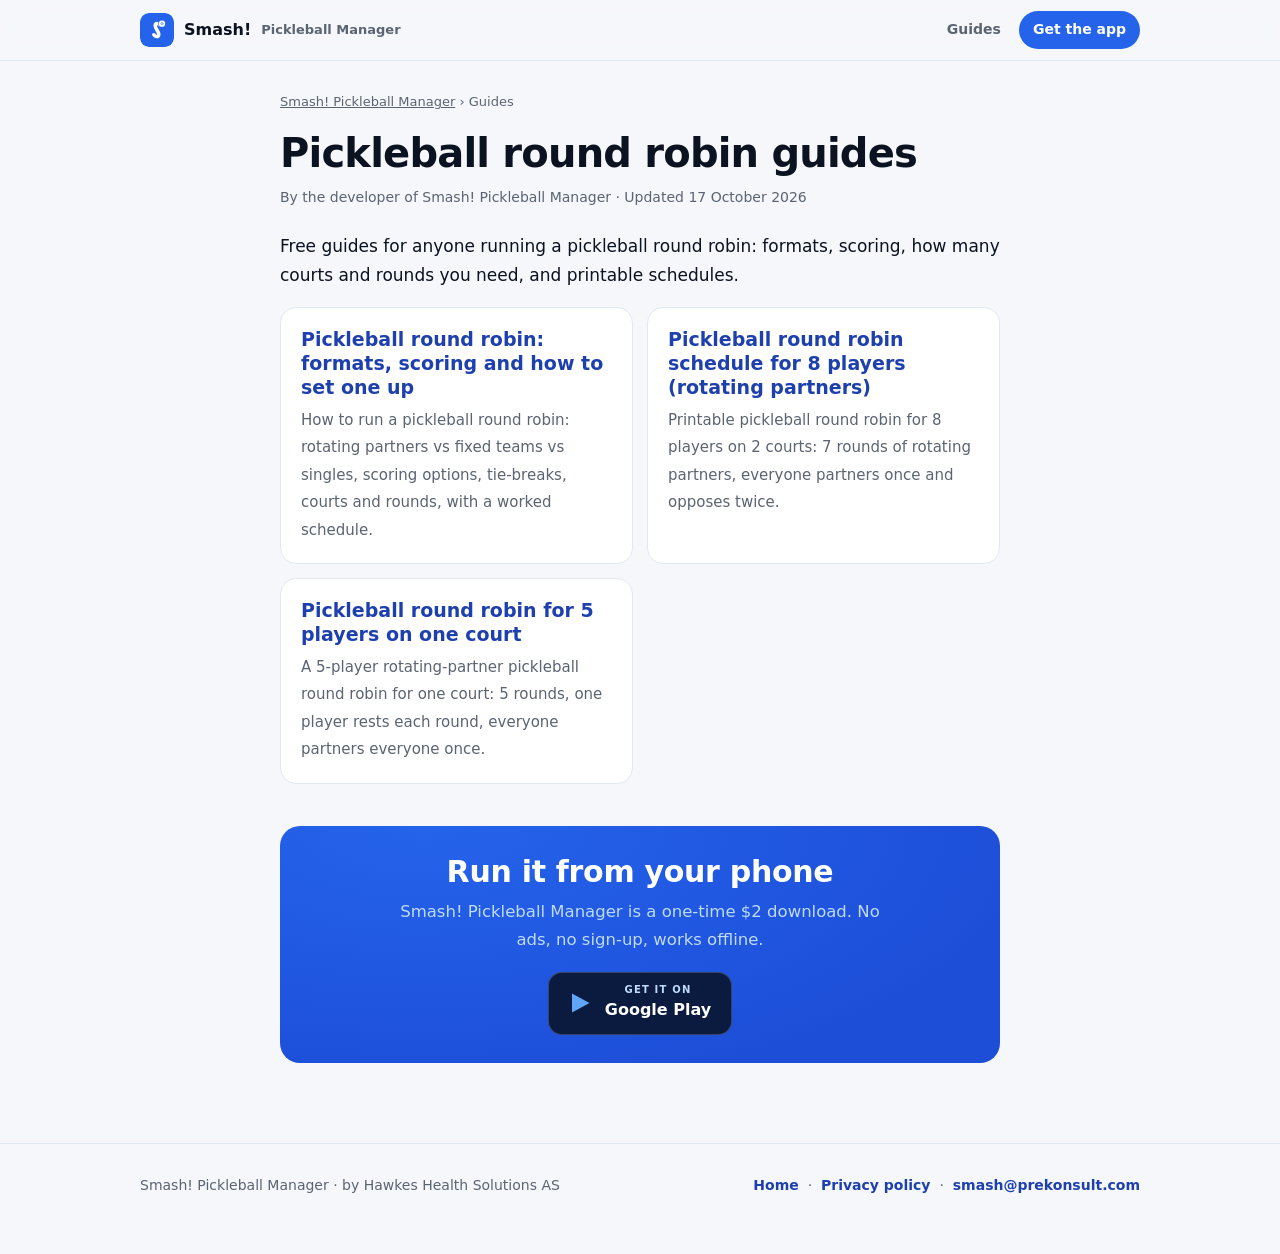
<file: guides/index.html>
<!doctype html>
<html lang="en">
<head>
<meta charset="utf-8">
<meta name="viewport" content="width=device-width, initial-scale=1">
<title>Pickleball Round Robin Guides for Organisers | Smash!</title>
<meta name="description" content="Free guides for pickleball organisers: round robin formats and scoring, plus printable schedules for 5 and 8 players.">
<meta name="theme-color" content="#2563EB">
<link rel="icon" type="image/png" href="../icon.png">
<link rel="canonical" href="https://elkhawkes.github.io/smash-pickleball/guides/">
<meta property="og:type" content="article">
<meta property="og:site_name" content="Smash! Pickleball Manager">
<meta property="og:title" content="Pickleball Round Robin Guides for Organisers | Smash!">
<meta property="og:description" content="Free guides for pickleball organisers: round robin formats and scoring, plus printable schedules for 5 and 8 players.">
<meta property="og:image" content="https://elkhawkes.github.io/smash-pickleball/og-image.png">
<meta property="og:url" content="https://elkhawkes.github.io/smash-pickleball/guides/">
<meta name="twitter:card" content="summary_large_image">
<meta name="twitter:title" content="Pickleball Round Robin Guides for Organisers | Smash!">
<meta name="twitter:description" content="Free guides for pickleball organisers: round robin formats and scoring, plus printable schedules for 5 and 8 players.">
<meta name="twitter:image" content="https://elkhawkes.github.io/smash-pickleball/og-image.png">
<link rel="stylesheet" href="guide.css">
<script type="application/ld+json">{"@context": "https://schema.org", "@graph": [{"@type": "BreadcrumbList", "itemListElement": [{"@type": "ListItem", "position": 1, "name": "Smash! Pickleball Manager", "item": "https://elkhawkes.github.io/smash-pickleball/"}, {"@type": "ListItem", "position": 2, "name": "Guides", "item": "https://elkhawkes.github.io/smash-pickleball/guides/"}]}]}</script>
</head>
<body>
<svg width="0" height="0" style="position:absolute" aria-hidden="true">
  <symbol id="logo" viewBox="0 0 108 108"><rect width="108" height="108" rx="26" fill="var(--brand)"/><path d="M64,39 C56,28 40,32 54,54 C68,76 52,80 44,69" fill="none" stroke="#fff" stroke-width="11" stroke-linecap="round" stroke-linejoin="round"/><circle cx="70" cy="34" r="12" fill="var(--brand)"/><circle cx="70" cy="34" r="10" fill="#fff"/><circle cx="70.0" cy="34.0" r="1.5" fill="var(--brand)"/><circle cx="73.7" cy="34.0" r="1.5" fill="var(--brand)"/><circle cx="71.85" cy="37.2" r="1.5" fill="var(--brand)"/><circle cx="68.15" cy="37.2" r="1.5" fill="var(--brand)"/><circle cx="66.3" cy="34.0" r="1.5" fill="var(--brand)"/><circle cx="68.15" cy="30.8" r="1.5" fill="var(--brand)"/><circle cx="71.85" cy="30.8" r="1.5" fill="var(--brand)"/></symbol>
</svg>
<header class="nav">
  <div class="wrap">
    <a class="brand" href="../"><svg><use href="#logo"/></svg><b>Smash!</b><span>Pickleball Manager</span></a>
    <nav><a href="./">Guides</a><a class="get" href="https://play.google.com/store/apps/details?id=com.smashpickleball.app&amp;referrer=utm_source%3Dguide_page%26utm_medium%3Dorganic%26utm_campaign%3Dnav_hub" target="_blank" rel="noopener">Get the app</a></nav>
  </div>
</header>
<main class="article">
<nav class="crumbs" aria-label="Breadcrumb"><a href="../">Smash! Pickleball Manager</a> &rsaquo; Guides</nav>
<h1>Pickleball round robin guides</h1><p class="byline">By the developer of Smash! Pickleball Manager &middot; Updated 17 October 2026</p><p>Free guides for anyone running a pickleball round robin: formats, scoring, how many courts and rounds you need, and printable schedules.</p><div class="cards"><a class="card" href="pickleball-round-robin-formats-and-scoring/"><b>Pickleball round robin: formats, scoring and how to set one up</b><span>How to run a pickleball round robin: rotating partners vs fixed teams vs singles, scoring options, tie-breaks, courts and rounds, with a worked schedule.</span></a><a class="card" href="pickleball-round-robin-schedule-8-players/"><b>Pickleball round robin schedule for 8 players (rotating partners)</b><span>Printable pickleball round robin for 8 players on 2 courts: 7 rounds of rotating partners, everyone partners once and opposes twice.</span></a><a class="card" href="pickleball-round-robin-5-players/"><b>Pickleball round robin for 5 players on one court</b><span>A 5-player rotating-partner pickleball round robin for one court: 5 rounds, one player rests each round, everyone partners everyone once.</span></a></div><aside class="cta"><h2>Run it from your phone</h2><p>Smash! Pickleball Manager is a one-time $2 download. No ads, no sign-up, works offline.</p><a class="badge-play" href="https://play.google.com/store/apps/details?id=com.smashpickleball.app&amp;referrer=utm_source%3Dguide_page%26utm_medium%3Dorganic%26utm_campaign%3Dguides_hub" target="_blank" rel="noopener" aria-label="Get Smash! Pickleball Manager on Google Play"><svg viewBox="0 0 24 24" aria-hidden="true"><path d="M3 2.5 L20.5 12 L3 21.5 Z" fill="#60A5FA"/></svg><span><small>Get it on</small><b>Google Play</b></span></a></aside>
</main>
<footer>
  <div class="wrap">
    <div>Smash! Pickleball Manager &middot; by Hawkes Health Solutions AS</div>
    <div><a href="../">Home</a> &nbsp;&middot;&nbsp; <a href="https://elkhawkes.github.io/smash-pickleball-privacy/">Privacy policy</a> &nbsp;&middot;&nbsp; <a href="mailto:smash@prekonsult.com">smash@prekonsult.com</a></div>
  </div>
</footer>

</body>
</html>
</file>
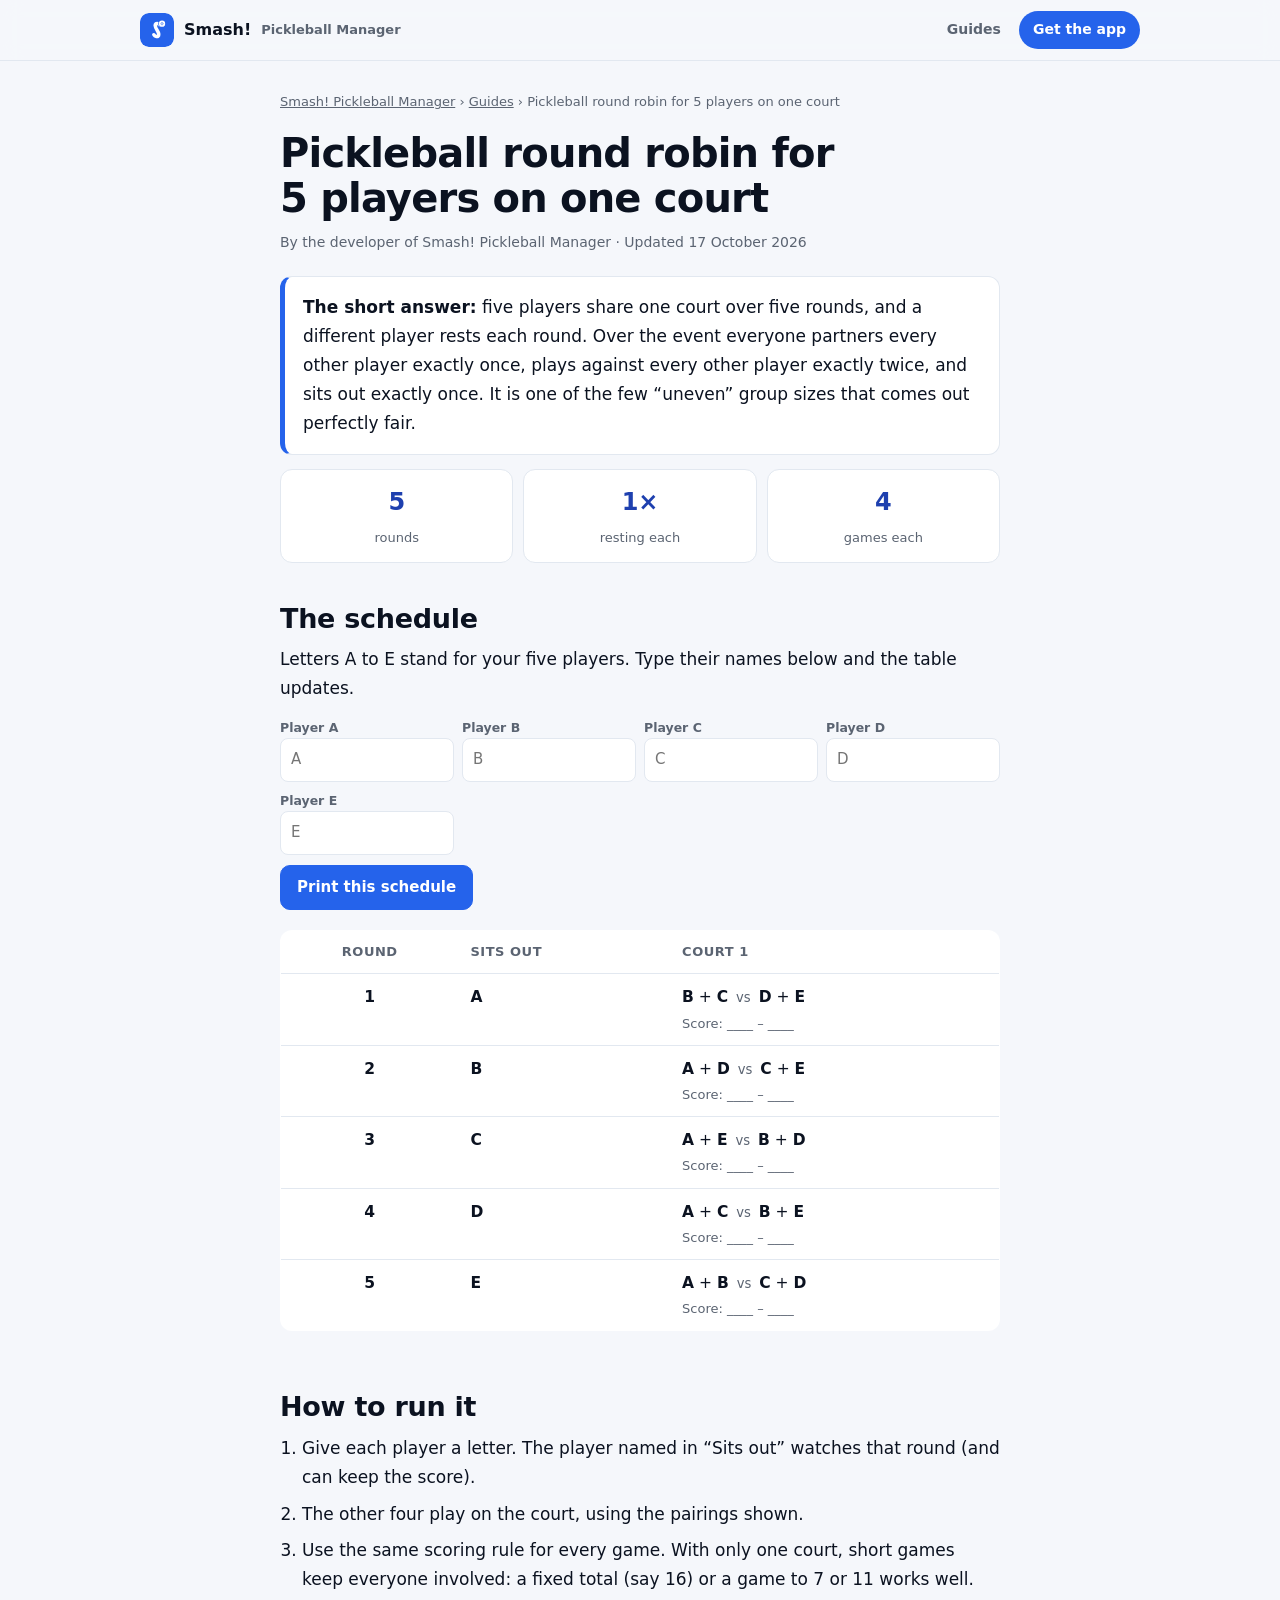
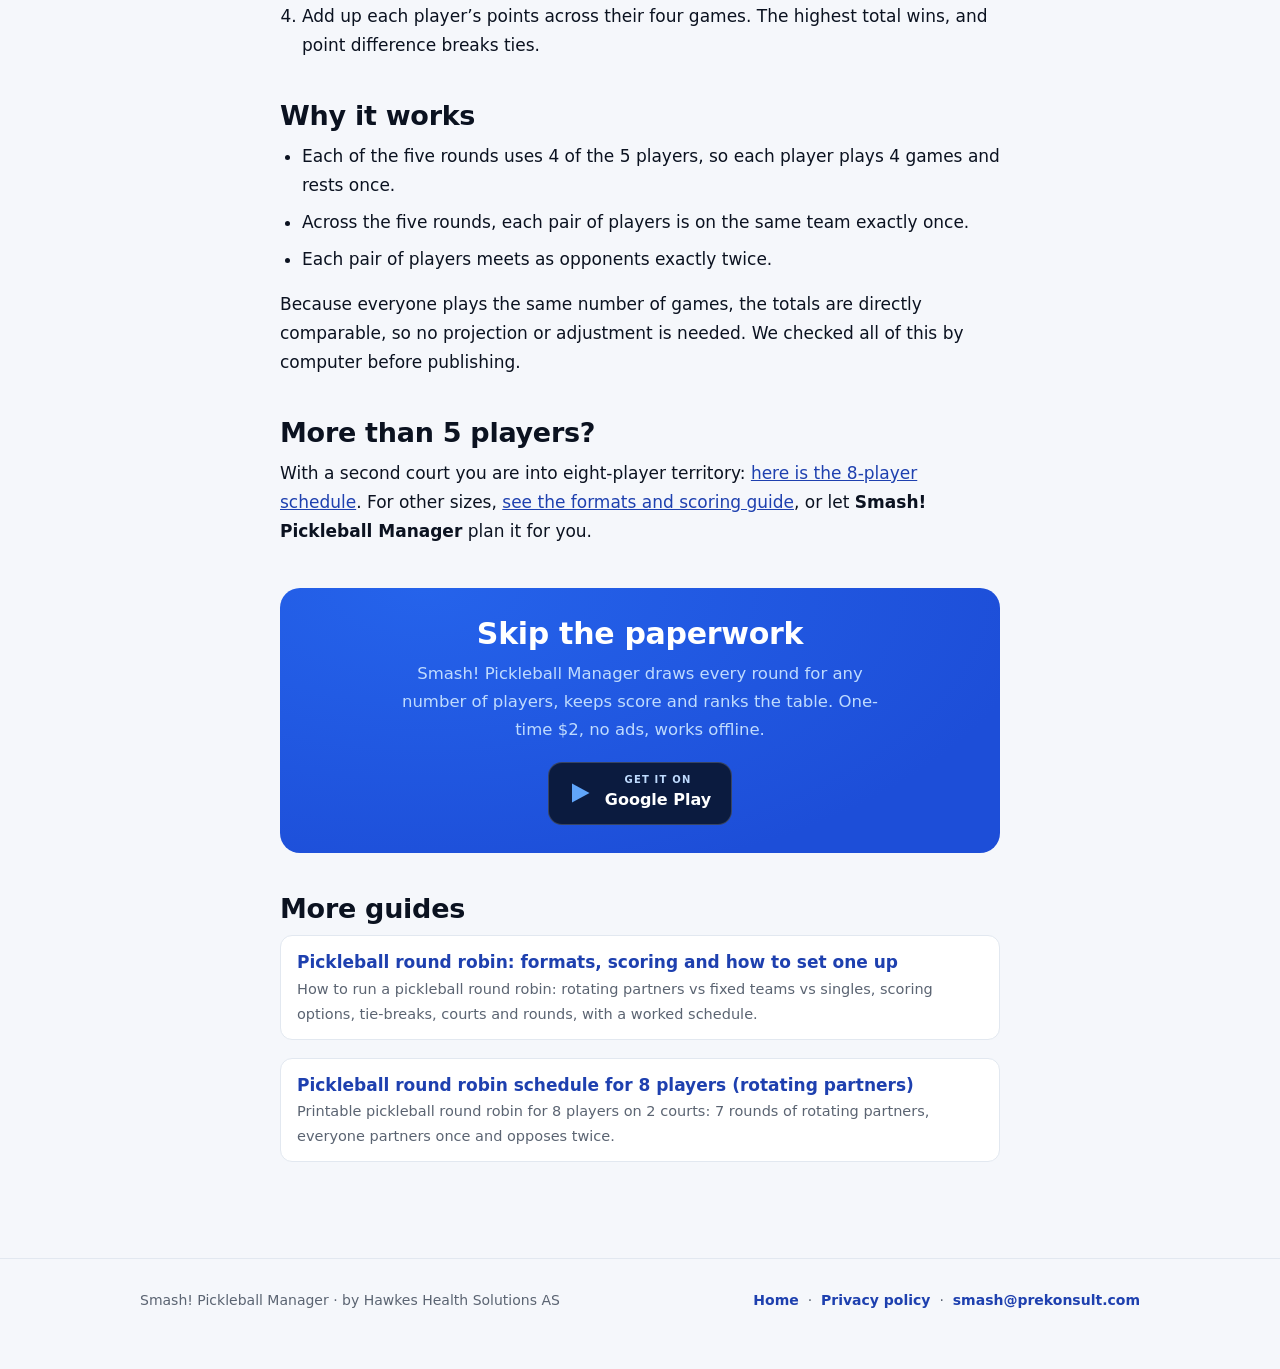
<file: guides/pickleball-round-robin-5-players/index.html>
<!doctype html>
<html lang="en">
<head>
<meta charset="utf-8">
<meta name="viewport" content="width=device-width, initial-scale=1">
<title>Pickleball Round Robin for 5 Players on One Court</title>
<meta name="description" content="A 5-player rotating-partner pickleball round robin for one court: 5 rounds, one player rests each round, everyone partners everyone once.">
<meta name="theme-color" content="#2563EB">
<link rel="icon" type="image/png" href="../../icon.png">
<link rel="canonical" href="https://elkhawkes.github.io/smash-pickleball/guides/pickleball-round-robin-5-players/">
<meta property="og:type" content="article">
<meta property="og:site_name" content="Smash! Pickleball Manager">
<meta property="og:title" content="Pickleball Round Robin for 5 Players on One Court">
<meta property="og:description" content="A 5-player rotating-partner pickleball round robin for one court: 5 rounds, one player rests each round, everyone partners everyone once.">
<meta property="og:image" content="https://elkhawkes.github.io/smash-pickleball/og-image.png">
<meta property="og:url" content="https://elkhawkes.github.io/smash-pickleball/guides/pickleball-round-robin-5-players/">
<meta name="twitter:card" content="summary_large_image">
<meta name="twitter:title" content="Pickleball Round Robin for 5 Players on One Court">
<meta name="twitter:description" content="A 5-player rotating-partner pickleball round robin for one court: 5 rounds, one player rests each round, everyone partners everyone once.">
<meta name="twitter:image" content="https://elkhawkes.github.io/smash-pickleball/og-image.png">
<link rel="stylesheet" href="../guide.css">
<script type="application/ld+json">{"@context": "https://schema.org", "@graph": [{"@type": "Article", "headline": "Pickleball round robin for 5 players on one court", "description": "A 5-player rotating-partner pickleball round robin for one court: 5 rounds, one player rests each round, everyone partners everyone once.", "datePublished": "2026-10-17", "dateModified": "2026-10-17", "mainEntityOfPage": "https://elkhawkes.github.io/smash-pickleball/guides/pickleball-round-robin-5-players/", "image": "https://elkhawkes.github.io/smash-pickleball/og-image.png", "author": {"@type": "Organization", "name": "Hawkes Health Solutions AS"}, "publisher": {"@type": "Organization", "name": "Hawkes Health Solutions AS"}}, {"@type": "BreadcrumbList", "itemListElement": [{"@type": "ListItem", "position": 1, "name": "Smash! Pickleball Manager", "item": "https://elkhawkes.github.io/smash-pickleball/"}, {"@type": "ListItem", "position": 2, "name": "Guides", "item": "https://elkhawkes.github.io/smash-pickleball/guides/"}, {"@type": "ListItem", "position": 3, "name": "Pickleball round robin for 5 players on one court", "item": "https://elkhawkes.github.io/smash-pickleball/guides/pickleball-round-robin-5-players/"}]}]}</script>
</head>
<body>
<svg width="0" height="0" style="position:absolute" aria-hidden="true">
  <symbol id="logo" viewBox="0 0 108 108"><rect width="108" height="108" rx="26" fill="var(--brand)"/><path d="M64,39 C56,28 40,32 54,54 C68,76 52,80 44,69" fill="none" stroke="#fff" stroke-width="11" stroke-linecap="round" stroke-linejoin="round"/><circle cx="70" cy="34" r="12" fill="var(--brand)"/><circle cx="70" cy="34" r="10" fill="#fff"/><circle cx="70.0" cy="34.0" r="1.5" fill="var(--brand)"/><circle cx="73.7" cy="34.0" r="1.5" fill="var(--brand)"/><circle cx="71.85" cy="37.2" r="1.5" fill="var(--brand)"/><circle cx="68.15" cy="37.2" r="1.5" fill="var(--brand)"/><circle cx="66.3" cy="34.0" r="1.5" fill="var(--brand)"/><circle cx="68.15" cy="30.8" r="1.5" fill="var(--brand)"/><circle cx="71.85" cy="30.8" r="1.5" fill="var(--brand)"/></symbol>
</svg>
<header class="nav">
  <div class="wrap">
    <a class="brand" href="../../"><svg><use href="#logo"/></svg><b>Smash!</b><span>Pickleball Manager</span></a>
    <nav><a href="../">Guides</a><a class="get" href="https://play.google.com/store/apps/details?id=com.smashpickleball.app&amp;referrer=utm_source%3Dguide_page%26utm_medium%3Dorganic%26utm_campaign%3Dnav_pickleball-round-robin-5-players" target="_blank" rel="noopener">Get the app</a></nav>
  </div>
</header>
<main class="article">
<nav class="crumbs" aria-label="Breadcrumb"><a href="../../">Smash! Pickleball Manager</a> &rsaquo; <a href="../">Guides</a> &rsaquo; Pickleball round robin for 5 players on one court</nav>
<h1>Pickleball round robin for 5 players on one court</h1><p class="byline">By the developer of Smash! Pickleball Manager &middot; Updated 17 October 2026</p>
<div class="answer"><p><b>The short answer:</b> five players share one court over five rounds, and a different player rests each round. Over the event everyone partners every other player exactly once, plays against every other player exactly twice, and sits out exactly once. It is one of the few &ldquo;uneven&rdquo; group sizes that comes out perfectly fair.</p></div>

<div class="facts">
<div class="fact"><b>5</b><span>rounds</span></div>
<div class="fact"><b>1&times;</b><span>resting each</span></div>
<div class="fact"><b>4</b><span>games each</span></div>
</div>

<h2>The schedule</h2>
<p>Letters A to E stand for your five players. Type their names below and the table updates.</p>
<div class="names noprint"><div><label for="nA">Player A</label><input id="nA" data-p="A" maxlength="14" placeholder="A" autocomplete="off"></div><div><label for="nB">Player B</label><input id="nB" data-p="B" maxlength="14" placeholder="B" autocomplete="off"></div><div><label for="nC">Player C</label><input id="nC" data-p="C" maxlength="14" placeholder="C" autocomplete="off"></div><div><label for="nD">Player D</label><input id="nD" data-p="D" maxlength="14" placeholder="D" autocomplete="off"></div><div><label for="nE">Player E</label><input id="nE" data-p="E" maxlength="14" placeholder="E" autocomplete="off"></div></div><div class="btnrow noprint"><button class="btn" id="print" type="button">Print this schedule</button></div><div class="tablewrap"><table><thead><tr><th class="num">Round</th><th>Sits out</th><th>Court 1</th></tr></thead><tbody><tr><td class="num"><b>1</b></td><td><span class="p" data-p="A">A</span></td><td><span class="p" data-p="B">B</span> + <span class="p" data-p="C">C</span> <span class="vs">vs</span> <span class="p" data-p="D">D</span> + <span class="p" data-p="E">E</span><span class="score">Score: ____ &ndash; ____</span></td></tr><tr><td class="num"><b>2</b></td><td><span class="p" data-p="B">B</span></td><td><span class="p" data-p="A">A</span> + <span class="p" data-p="D">D</span> <span class="vs">vs</span> <span class="p" data-p="C">C</span> + <span class="p" data-p="E">E</span><span class="score">Score: ____ &ndash; ____</span></td></tr><tr><td class="num"><b>3</b></td><td><span class="p" data-p="C">C</span></td><td><span class="p" data-p="A">A</span> + <span class="p" data-p="E">E</span> <span class="vs">vs</span> <span class="p" data-p="B">B</span> + <span class="p" data-p="D">D</span><span class="score">Score: ____ &ndash; ____</span></td></tr><tr><td class="num"><b>4</b></td><td><span class="p" data-p="D">D</span></td><td><span class="p" data-p="A">A</span> + <span class="p" data-p="C">C</span> <span class="vs">vs</span> <span class="p" data-p="B">B</span> + <span class="p" data-p="E">E</span><span class="score">Score: ____ &ndash; ____</span></td></tr><tr><td class="num"><b>5</b></td><td><span class="p" data-p="E">E</span></td><td><span class="p" data-p="A">A</span> + <span class="p" data-p="B">B</span> <span class="vs">vs</span> <span class="p" data-p="C">C</span> + <span class="p" data-p="D">D</span><span class="score">Score: ____ &ndash; ____</span></td></tr></tbody></table></div>
<h2>How to run it</h2>
<ol>
<li>Give each player a letter. The player named in &ldquo;Sits out&rdquo; watches that round (and can keep the score).</li>
<li>The other four play on the court, using the pairings shown.</li>
<li>Use the same scoring rule for every game. With only one court, short games keep everyone involved: a fixed total (say 16) or a game to 7 or 11 works well.</li>
<li>Add up each player&rsquo;s points across their four games. The highest total wins, and point difference breaks ties.</li>
</ol>

<h2>Why it works</h2>
<ul>
<li>Each of the five rounds uses 4 of the 5 players, so each player plays 4 games and rests once.</li>
<li>Across the five rounds, each pair of players is on the same team exactly once.</li>
<li>Each pair of players meets as opponents exactly twice.</li>
</ul>
<p>Because everyone plays the same number of games, the totals are directly comparable, so no projection or adjustment is needed. We checked all of this by computer before publishing.</p>

<h2>More than 5 players?</h2>
<p>With a second court you are into eight-player territory: <a href="../pickleball-round-robin-schedule-8-players/">here is the 8-player schedule</a>. For other sizes, <a href="../pickleball-round-robin-formats-and-scoring/">see the formats and scoring guide</a>, or let <b>Smash! Pickleball Manager</b> plan it for you.</p>
<aside class="cta"><h2>Skip the paperwork</h2><p>Smash! Pickleball Manager draws every round for any number of players, keeps score and ranks the table. One-time $2, no ads, works offline.</p><a class="badge-play" href="https://play.google.com/store/apps/details?id=com.smashpickleball.app&amp;referrer=utm_source%3Dguide_page%26utm_medium%3Dorganic%26utm_campaign%3Dpickleball-round-robin-5-players" target="_blank" rel="noopener" aria-label="Get Smash! Pickleball Manager on Google Play"><svg viewBox="0 0 24 24" aria-hidden="true"><path d="M3 2.5 L20.5 12 L3 21.5 Z" fill="#60A5FA"/></svg><span><small>Get it on</small><b>Google Play</b></span></a></aside><section class="related"><h2>More guides</h2><ul><li><a href="../pickleball-round-robin-formats-and-scoring/">Pickleball round robin: formats, scoring and how to set one up<span>How to run a pickleball round robin: rotating partners vs fixed teams vs singles, scoring options, tie-breaks, courts and rounds, with a worked schedule.</span></a></li><li><a href="../pickleball-round-robin-schedule-8-players/">Pickleball round robin schedule for 8 players (rotating partners)<span>Printable pickleball round robin for 8 players on 2 courts: 7 rounds of rotating partners, everyone partners once and opposes twice.</span></a></li></ul></section>
</main>
<footer>
  <div class="wrap">
    <div>Smash! Pickleball Manager &middot; by Hawkes Health Solutions AS</div>
    <div><a href="../../">Home</a> &nbsp;&middot;&nbsp; <a href="https://elkhawkes.github.io/smash-pickleball-privacy/">Privacy policy</a> &nbsp;&middot;&nbsp; <a href="mailto:smash@prekonsult.com">smash@prekonsult.com</a></div>
  </div>
</footer>
<script>
(function(){
  var inputs=document.querySelectorAll('.names input[data-p]');
  function apply(){
    inputs.forEach(function(i){
      var v=i.value.trim()||i.getAttribute('data-p');
      document.querySelectorAll('.p[data-p="'+i.getAttribute('data-p')+'"]').forEach(function(s){s.textContent=v;});
    });
  }
  inputs.forEach(function(i){i.addEventListener('input',apply);});
  var pr=document.getElementById('print');
  if(pr){pr.addEventListener('click',function(){window.print();});}
})();
</script>

</body>
</html>
</file>
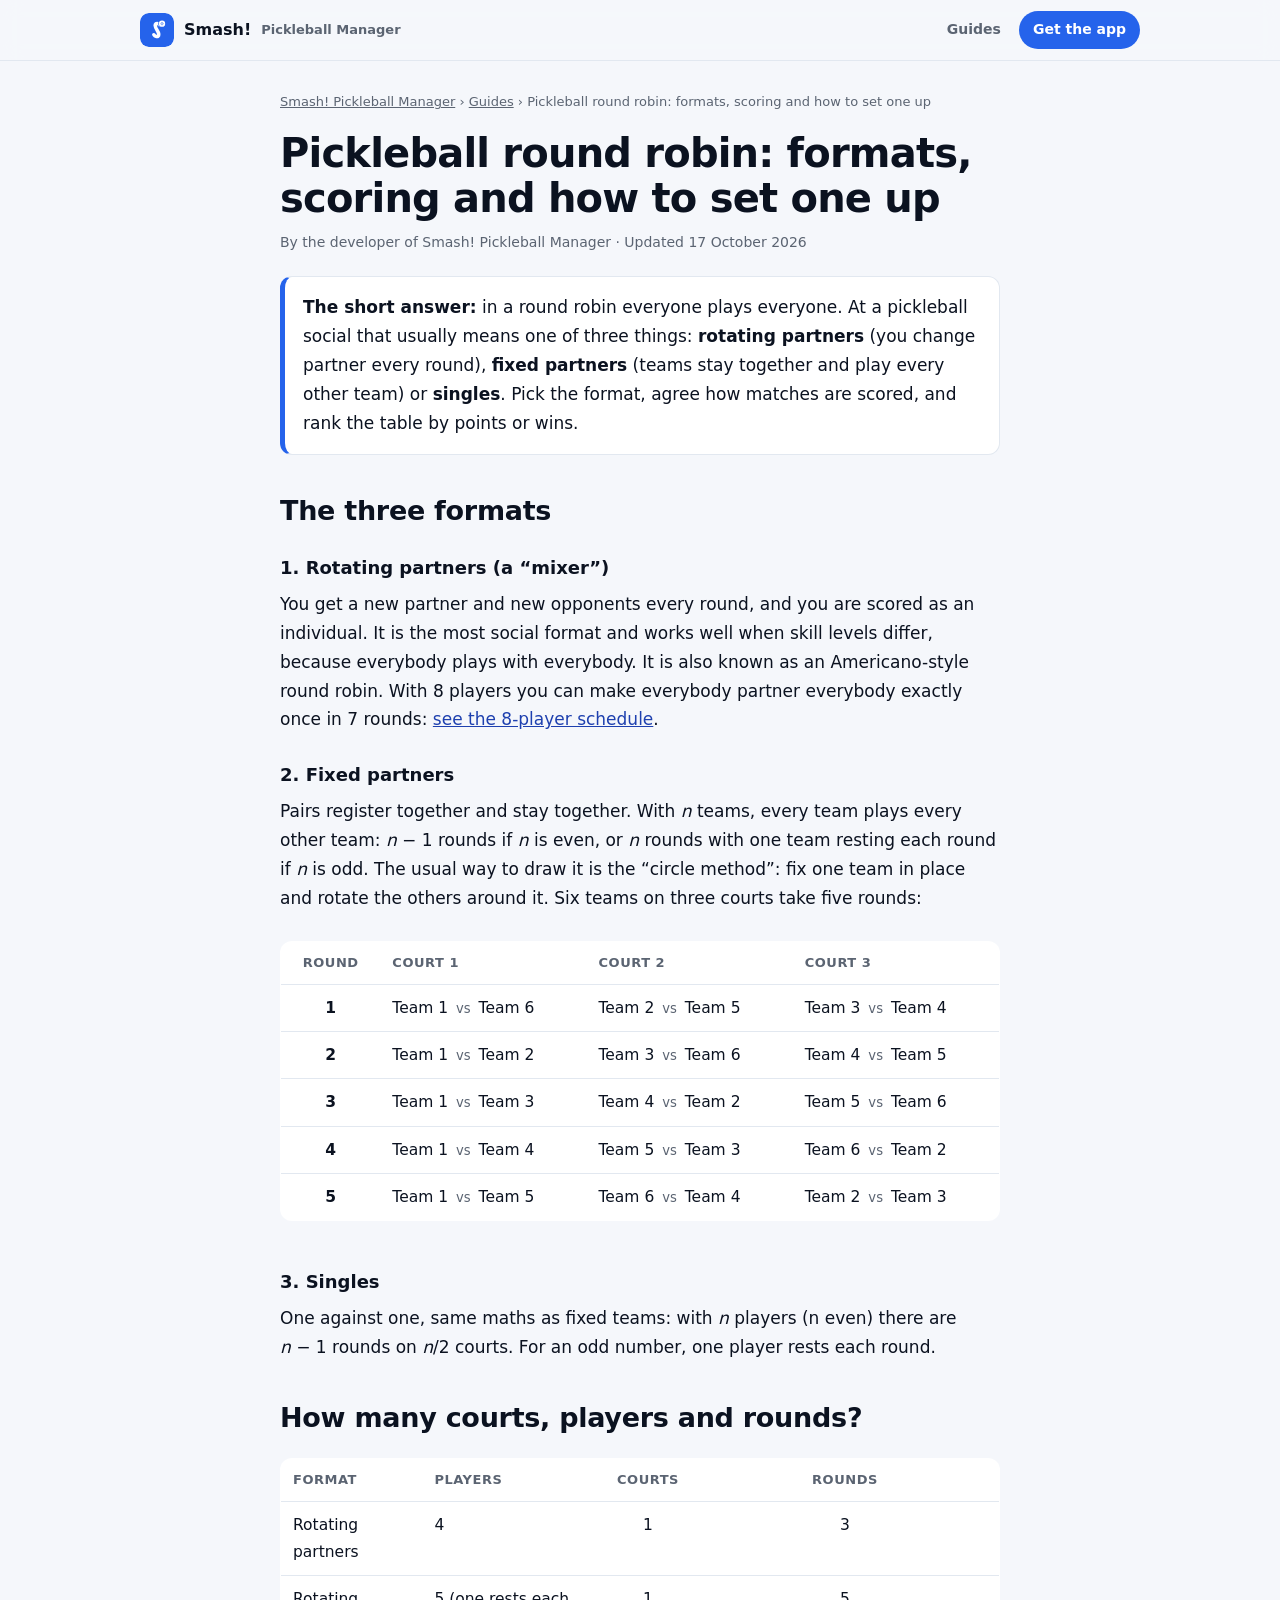
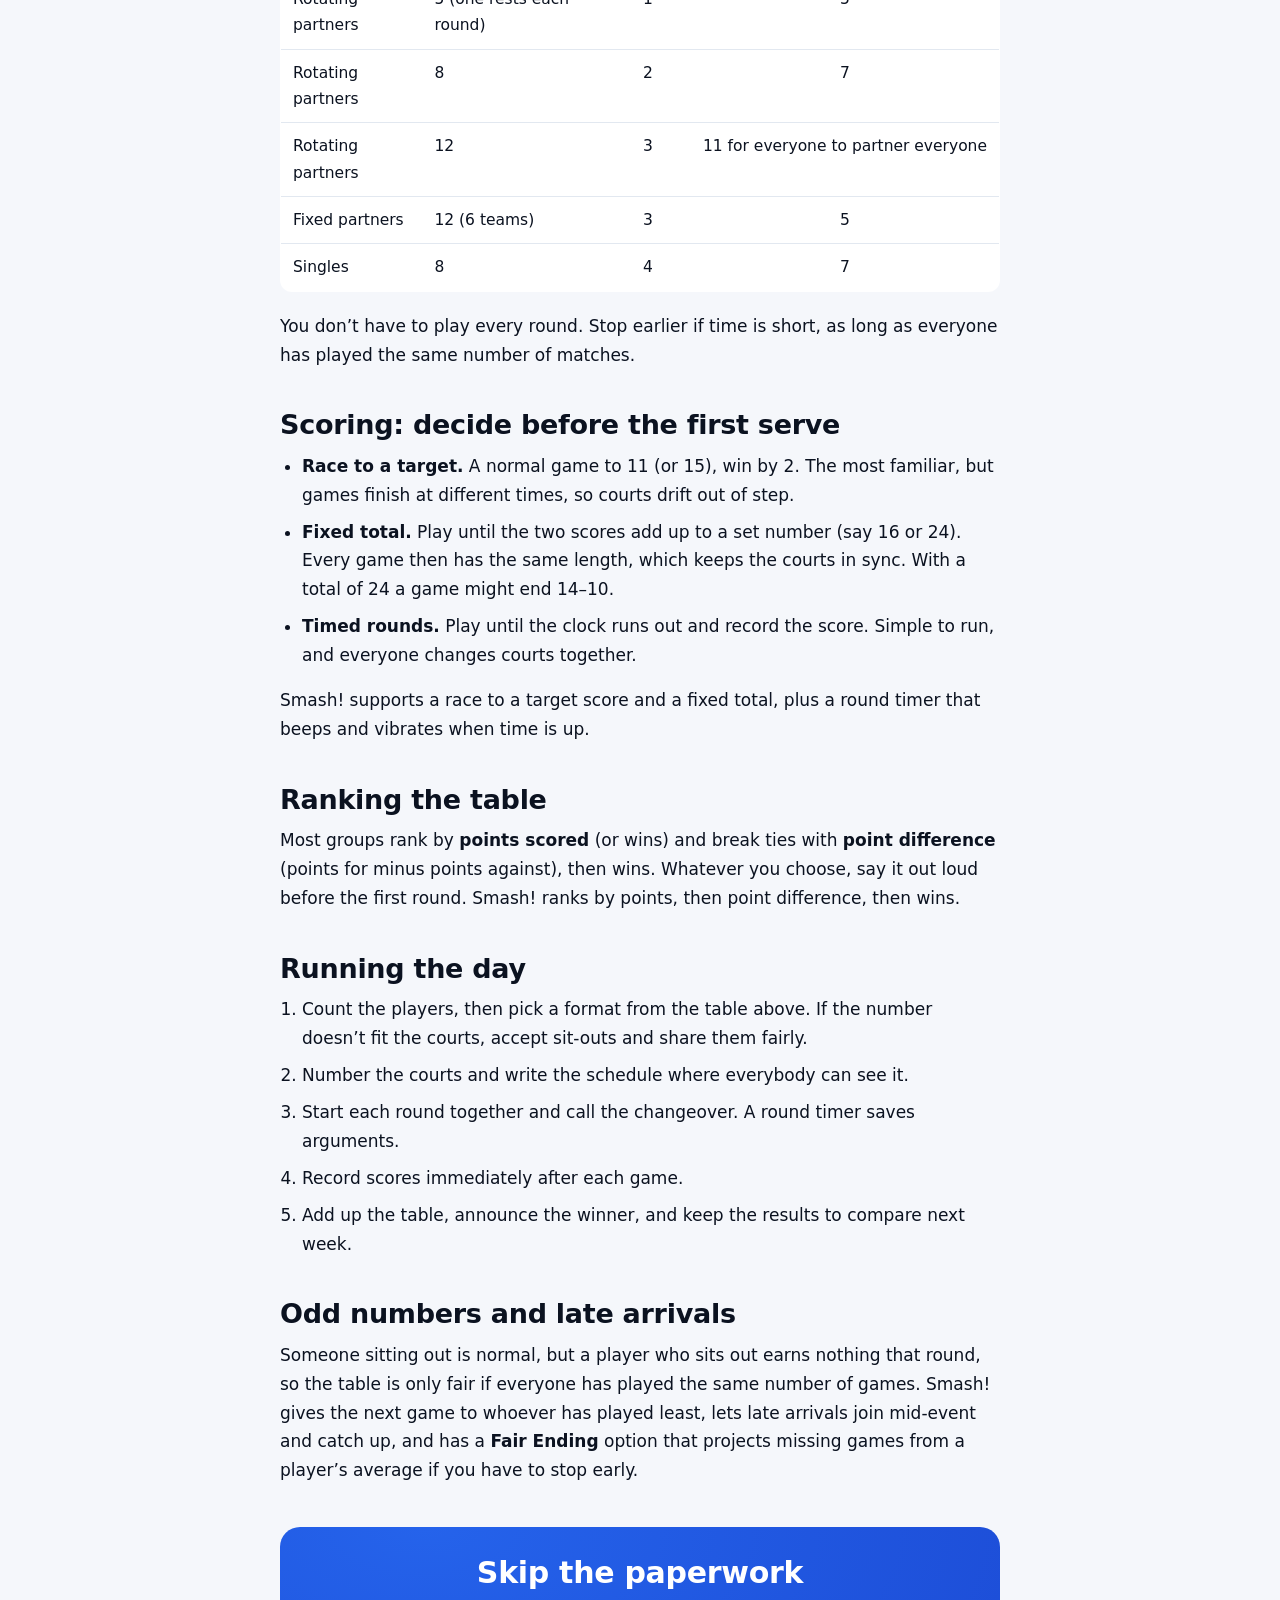
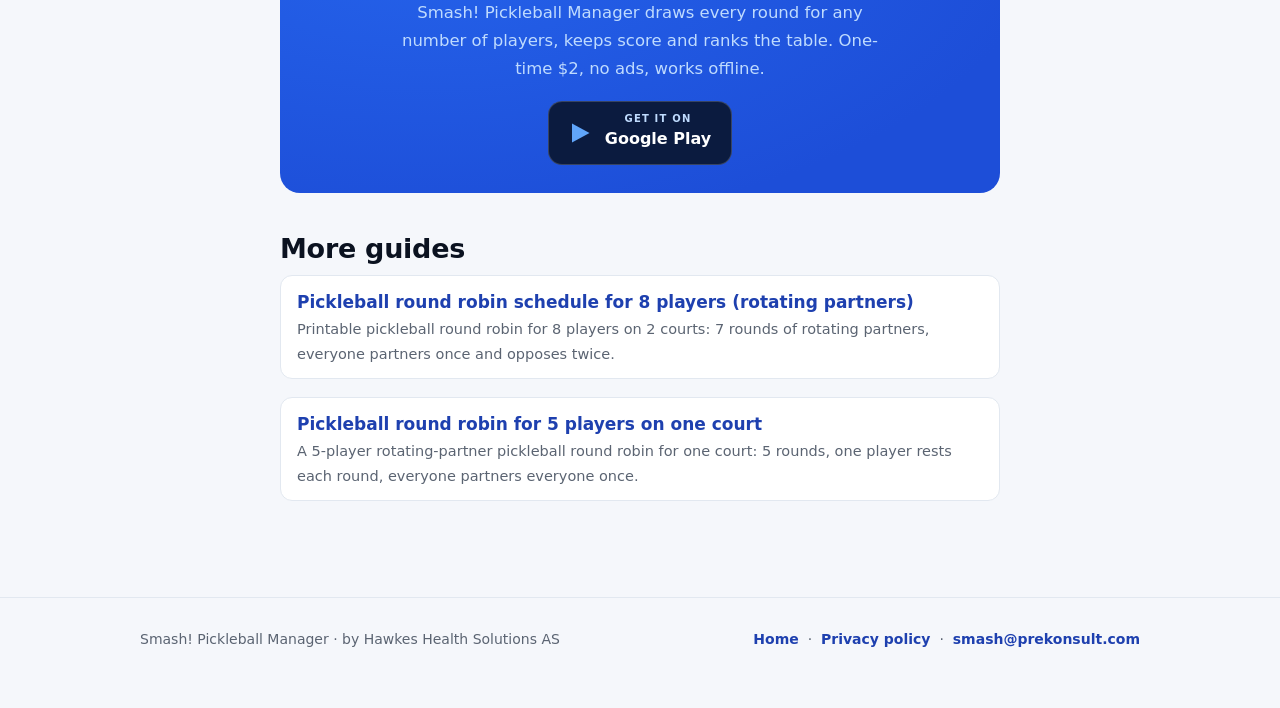
<file: guides/pickleball-round-robin-formats-and-scoring/index.html>
<!doctype html>
<html lang="en">
<head>
<meta charset="utf-8">
<meta name="viewport" content="width=device-width, initial-scale=1">
<title>Pickleball Round Robin: Formats, Scoring and Setup</title>
<meta name="description" content="How to run a pickleball round robin: rotating partners vs fixed teams vs singles, scoring options, tie-breaks, courts and rounds, with a worked schedule.">
<meta name="theme-color" content="#2563EB">
<link rel="icon" type="image/png" href="../../icon.png">
<link rel="canonical" href="https://elkhawkes.github.io/smash-pickleball/guides/pickleball-round-robin-formats-and-scoring/">
<meta property="og:type" content="article">
<meta property="og:site_name" content="Smash! Pickleball Manager">
<meta property="og:title" content="Pickleball Round Robin: Formats, Scoring and Setup">
<meta property="og:description" content="How to run a pickleball round robin: rotating partners vs fixed teams vs singles, scoring options, tie-breaks, courts and rounds, with a worked schedule.">
<meta property="og:image" content="https://elkhawkes.github.io/smash-pickleball/og-image.png">
<meta property="og:url" content="https://elkhawkes.github.io/smash-pickleball/guides/pickleball-round-robin-formats-and-scoring/">
<meta name="twitter:card" content="summary_large_image">
<meta name="twitter:title" content="Pickleball Round Robin: Formats, Scoring and Setup">
<meta name="twitter:description" content="How to run a pickleball round robin: rotating partners vs fixed teams vs singles, scoring options, tie-breaks, courts and rounds, with a worked schedule.">
<meta name="twitter:image" content="https://elkhawkes.github.io/smash-pickleball/og-image.png">
<link rel="stylesheet" href="../guide.css">
<script type="application/ld+json">{"@context": "https://schema.org", "@graph": [{"@type": "Article", "headline": "Pickleball round robin: formats, scoring and how to set one up", "description": "How to run a pickleball round robin: rotating partners vs fixed teams vs singles, scoring options, tie-breaks, courts and rounds, with a worked schedule.", "datePublished": "2026-10-17", "dateModified": "2026-10-17", "mainEntityOfPage": "https://elkhawkes.github.io/smash-pickleball/guides/pickleball-round-robin-formats-and-scoring/", "image": "https://elkhawkes.github.io/smash-pickleball/og-image.png", "author": {"@type": "Organization", "name": "Hawkes Health Solutions AS"}, "publisher": {"@type": "Organization", "name": "Hawkes Health Solutions AS"}}, {"@type": "BreadcrumbList", "itemListElement": [{"@type": "ListItem", "position": 1, "name": "Smash! Pickleball Manager", "item": "https://elkhawkes.github.io/smash-pickleball/"}, {"@type": "ListItem", "position": 2, "name": "Guides", "item": "https://elkhawkes.github.io/smash-pickleball/guides/"}, {"@type": "ListItem", "position": 3, "name": "Pickleball round robin: formats, scoring and how to set one up", "item": "https://elkhawkes.github.io/smash-pickleball/guides/pickleball-round-robin-formats-and-scoring/"}]}]}</script>
</head>
<body>
<svg width="0" height="0" style="position:absolute" aria-hidden="true">
  <symbol id="logo" viewBox="0 0 108 108"><rect width="108" height="108" rx="26" fill="var(--brand)"/><path d="M64,39 C56,28 40,32 54,54 C68,76 52,80 44,69" fill="none" stroke="#fff" stroke-width="11" stroke-linecap="round" stroke-linejoin="round"/><circle cx="70" cy="34" r="12" fill="var(--brand)"/><circle cx="70" cy="34" r="10" fill="#fff"/><circle cx="70.0" cy="34.0" r="1.5" fill="var(--brand)"/><circle cx="73.7" cy="34.0" r="1.5" fill="var(--brand)"/><circle cx="71.85" cy="37.2" r="1.5" fill="var(--brand)"/><circle cx="68.15" cy="37.2" r="1.5" fill="var(--brand)"/><circle cx="66.3" cy="34.0" r="1.5" fill="var(--brand)"/><circle cx="68.15" cy="30.8" r="1.5" fill="var(--brand)"/><circle cx="71.85" cy="30.8" r="1.5" fill="var(--brand)"/></symbol>
</svg>
<header class="nav">
  <div class="wrap">
    <a class="brand" href="../../"><svg><use href="#logo"/></svg><b>Smash!</b><span>Pickleball Manager</span></a>
    <nav><a href="../">Guides</a><a class="get" href="https://play.google.com/store/apps/details?id=com.smashpickleball.app&amp;referrer=utm_source%3Dguide_page%26utm_medium%3Dorganic%26utm_campaign%3Dnav_pickleball-round-robin-formats-and-scoring" target="_blank" rel="noopener">Get the app</a></nav>
  </div>
</header>
<main class="article">
<nav class="crumbs" aria-label="Breadcrumb"><a href="../../">Smash! Pickleball Manager</a> &rsaquo; <a href="../">Guides</a> &rsaquo; Pickleball round robin: formats, scoring and how to set one up</nav>
<h1>Pickleball round robin: formats, scoring and how to set one up</h1><p class="byline">By the developer of Smash! Pickleball Manager &middot; Updated 17 October 2026</p>
<div class="answer"><p><b>The short answer:</b> in a round robin everyone plays everyone. At a pickleball social that usually means one of three things: <b>rotating partners</b> (you change partner every round), <b>fixed partners</b> (teams stay together and play every other team) or <b>singles</b>. Pick the format, agree how matches are scored, and rank the table by points or wins.</p></div>

<h2>The three formats</h2>
<h3>1. Rotating partners (a &ldquo;mixer&rdquo;)</h3>
<p>You get a new partner and new opponents every round, and you are scored as an individual. It is the most social format and works well when skill levels differ, because everybody plays with everybody. It is also known as an Americano-style round robin. With 8 players you can make everybody partner everybody exactly once in 7 rounds: <a href="../pickleball-round-robin-schedule-8-players/">see the 8-player schedule</a>.</p>
<h3>2. Fixed partners</h3>
<p>Pairs register together and stay together. With <i>n</i> teams, every team plays every other team: <i>n</i>&nbsp;&minus;&nbsp;1 rounds if <i>n</i> is even, or <i>n</i> rounds with one team resting each round if <i>n</i> is odd. The usual way to draw it is the &ldquo;circle method&rdquo;: fix one team in place and rotate the others around it. Six teams on three courts take five rounds:</p>
<div class="tablewrap"><table><thead><tr><th class="num">Round</th><th>Court 1</th><th>Court 2</th><th>Court 3</th></tr></thead><tbody><tr><td class="num"><b>1</b></td><td>Team 1 <span class="vs">vs</span> Team 6</td><td>Team 2 <span class="vs">vs</span> Team 5</td><td>Team 3 <span class="vs">vs</span> Team 4</td></tr><tr><td class="num"><b>2</b></td><td>Team 1 <span class="vs">vs</span> Team 2</td><td>Team 3 <span class="vs">vs</span> Team 6</td><td>Team 4 <span class="vs">vs</span> Team 5</td></tr><tr><td class="num"><b>3</b></td><td>Team 1 <span class="vs">vs</span> Team 3</td><td>Team 4 <span class="vs">vs</span> Team 2</td><td>Team 5 <span class="vs">vs</span> Team 6</td></tr><tr><td class="num"><b>4</b></td><td>Team 1 <span class="vs">vs</span> Team 4</td><td>Team 5 <span class="vs">vs</span> Team 3</td><td>Team 6 <span class="vs">vs</span> Team 2</td></tr><tr><td class="num"><b>5</b></td><td>Team 1 <span class="vs">vs</span> Team 5</td><td>Team 6 <span class="vs">vs</span> Team 4</td><td>Team 2 <span class="vs">vs</span> Team 3</td></tr></tbody></table></div>
<h3>3. Singles</h3>
<p>One against one, same maths as fixed teams: with <i>n</i> players (n even) there are <i>n</i>&nbsp;&minus;&nbsp;1 rounds on <i>n</i>/2 courts. For an odd number, one player rests each round.</p>

<h2>How many courts, players and rounds?</h2>
<div class="tablewrap"><table>
<thead><tr><th>Format</th><th>Players</th><th class="num">Courts</th><th class="num">Rounds</th></tr></thead>
<tbody>
<tr><td>Rotating partners</td><td>4</td><td class="num">1</td><td class="num">3</td></tr>
<tr><td>Rotating partners</td><td>5 (one rests each round)</td><td class="num">1</td><td class="num">5</td></tr>
<tr><td>Rotating partners</td><td>8</td><td class="num">2</td><td class="num">7</td></tr>
<tr><td>Rotating partners</td><td>12</td><td class="num">3</td><td class="num">11 for everyone to partner everyone</td></tr>
<tr><td>Fixed partners</td><td>12 (6 teams)</td><td class="num">3</td><td class="num">5</td></tr>
<tr><td>Singles</td><td>8</td><td class="num">4</td><td class="num">7</td></tr>
</tbody></table></div>
<p>You don&rsquo;t have to play every round. Stop earlier if time is short, as long as everyone has played the same number of matches.</p>

<h2>Scoring: decide before the first serve</h2>
<ul>
<li><b>Race to a target.</b> A normal game to 11 (or 15), win by 2. The most familiar, but games finish at different times, so courts drift out of step.</li>
<li><b>Fixed total.</b> Play until the two scores add up to a set number (say 16 or 24). Every game then has the same length, which keeps the courts in sync. With a total of 24 a game might end 14&ndash;10.</li>
<li><b>Timed rounds.</b> Play until the clock runs out and record the score. Simple to run, and everyone changes courts together.</li>
</ul>
<p>Smash! supports a race to a target score and a fixed total, plus a round timer that beeps and vibrates when time is up.</p>

<h2>Ranking the table</h2>
<p>Most groups rank by <b>points scored</b> (or wins) and break ties with <b>point difference</b> (points for minus points against), then wins. Whatever you choose, say it out loud before the first round. Smash! ranks by points, then point difference, then wins.</p>

<h2>Running the day</h2>
<ol>
<li>Count the players, then pick a format from the table above. If the number doesn&rsquo;t fit the courts, accept sit-outs and share them fairly.</li>
<li>Number the courts and write the schedule where everybody can see it.</li>
<li>Start each round together and call the changeover. A round timer saves arguments.</li>
<li>Record scores immediately after each game.</li>
<li>Add up the table, announce the winner, and keep the results to compare next week.</li>
</ol>

<h2>Odd numbers and late arrivals</h2>
<p>Someone sitting out is normal, but a player who sits out earns nothing that round, so the table is only fair if everyone has played the same number of games. Smash! gives the next game to whoever has played least, lets late arrivals join mid-event and catch up, and has a <b>Fair Ending</b> option that projects missing games from a player&rsquo;s average if you have to stop early.</p>
<aside class="cta"><h2>Skip the paperwork</h2><p>Smash! Pickleball Manager draws every round for any number of players, keeps score and ranks the table. One-time $2, no ads, works offline.</p><a class="badge-play" href="https://play.google.com/store/apps/details?id=com.smashpickleball.app&amp;referrer=utm_source%3Dguide_page%26utm_medium%3Dorganic%26utm_campaign%3Dpickleball-round-robin-formats-and-scoring" target="_blank" rel="noopener" aria-label="Get Smash! Pickleball Manager on Google Play"><svg viewBox="0 0 24 24" aria-hidden="true"><path d="M3 2.5 L20.5 12 L3 21.5 Z" fill="#60A5FA"/></svg><span><small>Get it on</small><b>Google Play</b></span></a></aside><section class="related"><h2>More guides</h2><ul><li><a href="../pickleball-round-robin-schedule-8-players/">Pickleball round robin schedule for 8 players (rotating partners)<span>Printable pickleball round robin for 8 players on 2 courts: 7 rounds of rotating partners, everyone partners once and opposes twice.</span></a></li><li><a href="../pickleball-round-robin-5-players/">Pickleball round robin for 5 players on one court<span>A 5-player rotating-partner pickleball round robin for one court: 5 rounds, one player rests each round, everyone partners everyone once.</span></a></li></ul></section>
</main>
<footer>
  <div class="wrap">
    <div>Smash! Pickleball Manager &middot; by Hawkes Health Solutions AS</div>
    <div><a href="../../">Home</a> &nbsp;&middot;&nbsp; <a href="https://elkhawkes.github.io/smash-pickleball-privacy/">Privacy policy</a> &nbsp;&middot;&nbsp; <a href="mailto:smash@prekonsult.com">smash@prekonsult.com</a></div>
  </div>
</footer>

</body>
</html>
</file>
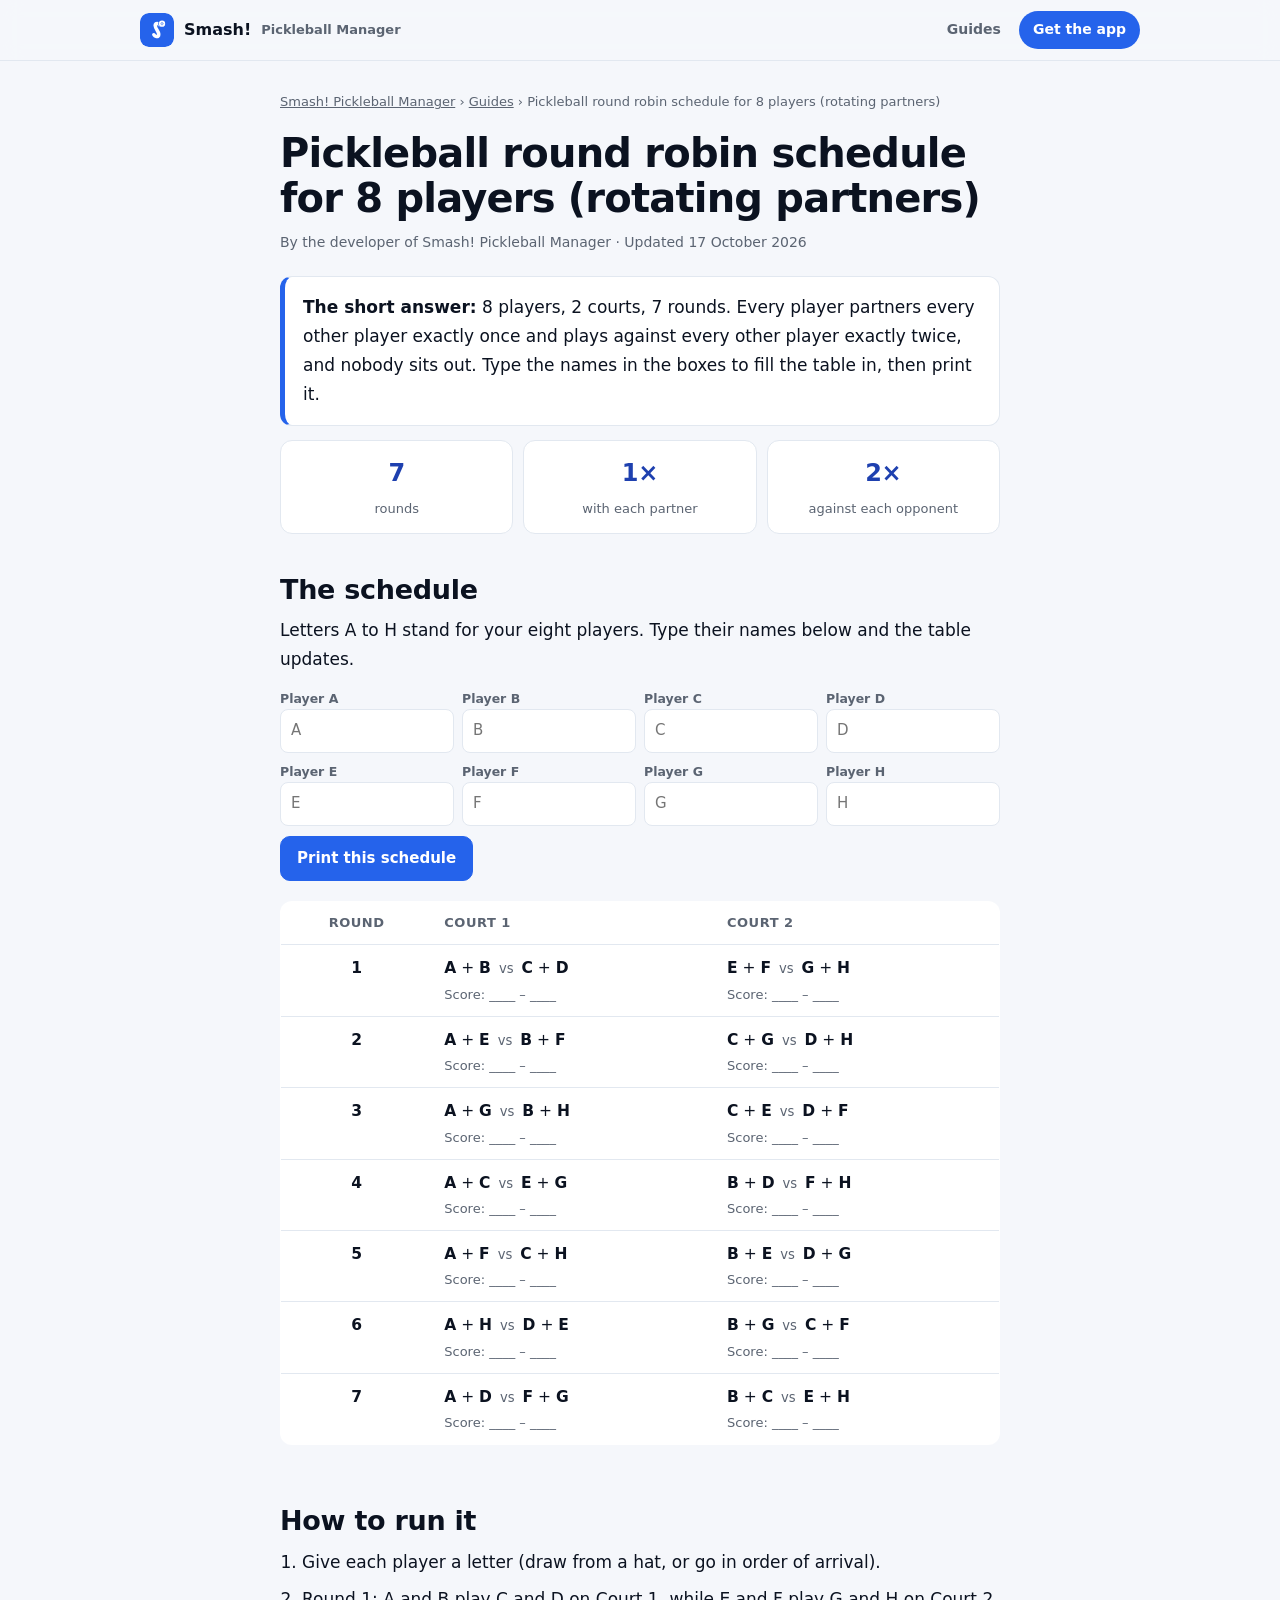
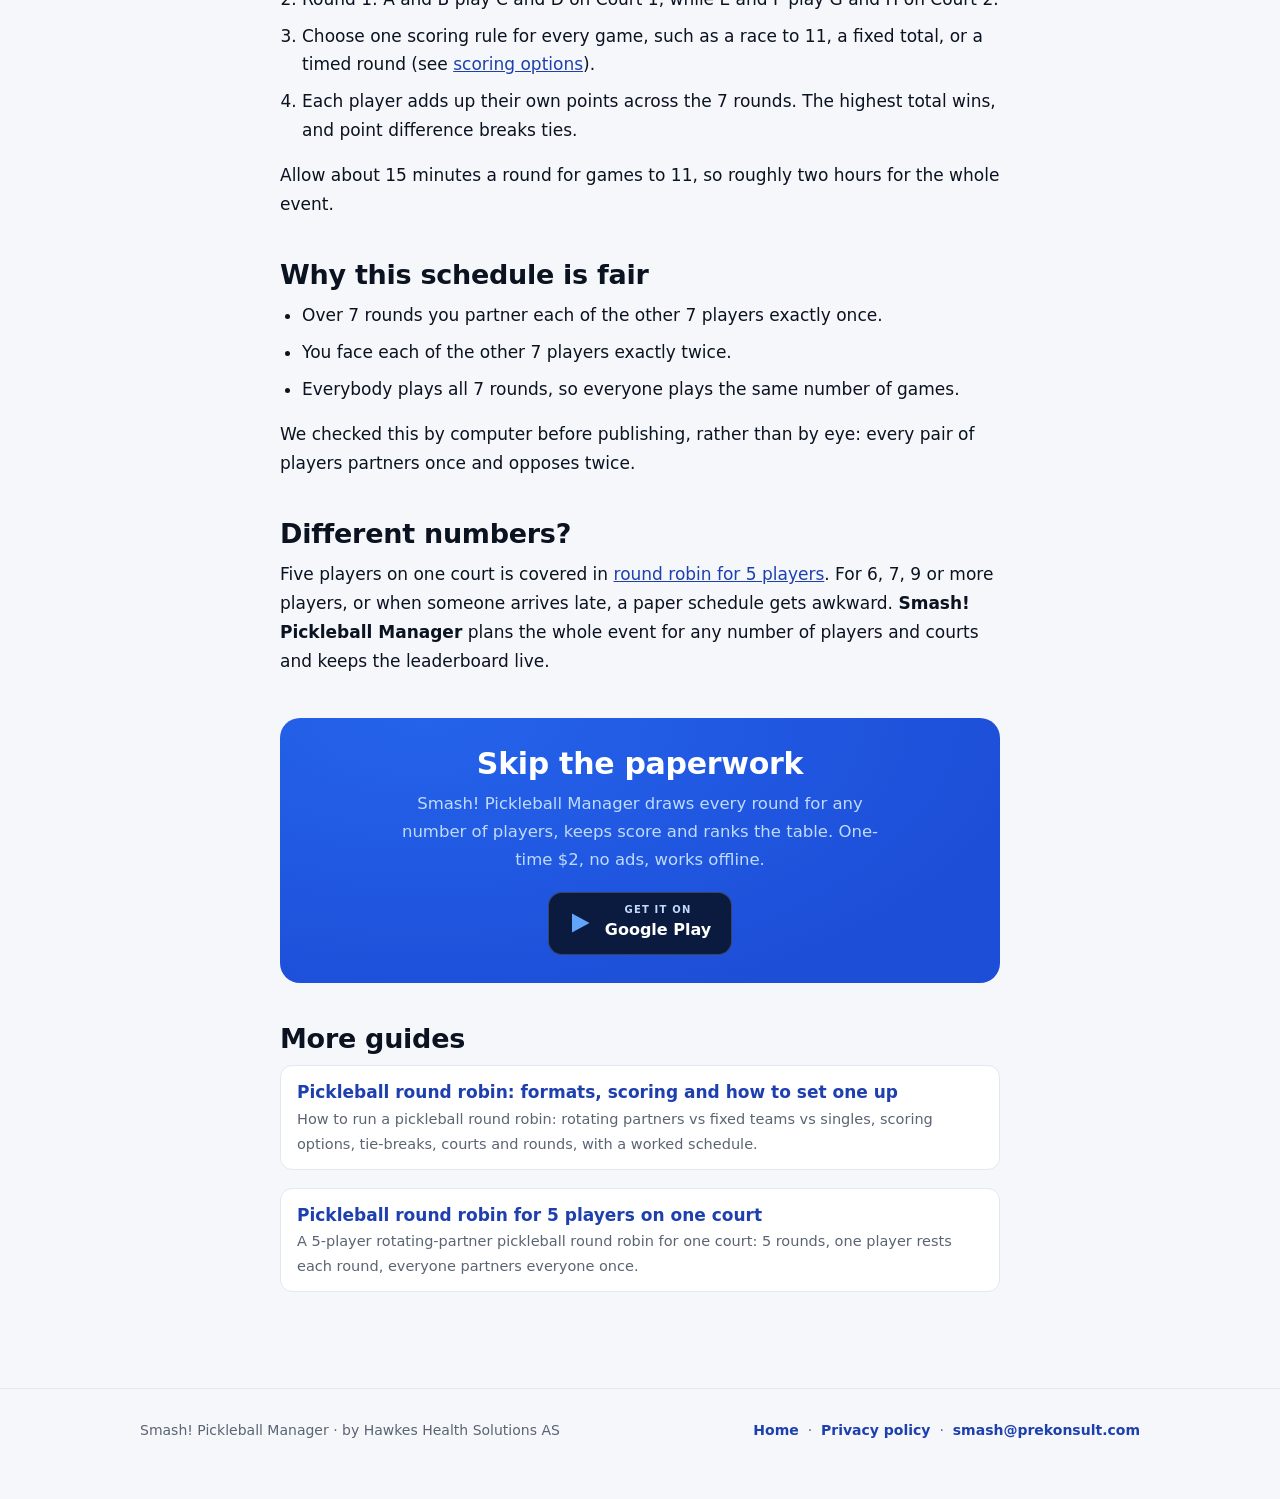
<file: guides/pickleball-round-robin-schedule-8-players/index.html>
<!doctype html>
<html lang="en">
<head>
<meta charset="utf-8">
<meta name="viewport" content="width=device-width, initial-scale=1">
<title>Pickleball Round Robin Schedule for 8 Players</title>
<meta name="description" content="Printable pickleball round robin for 8 players on 2 courts: 7 rounds of rotating partners, everyone partners once and opposes twice.">
<meta name="theme-color" content="#2563EB">
<link rel="icon" type="image/png" href="../../icon.png">
<link rel="canonical" href="https://elkhawkes.github.io/smash-pickleball/guides/pickleball-round-robin-schedule-8-players/">
<meta property="og:type" content="article">
<meta property="og:site_name" content="Smash! Pickleball Manager">
<meta property="og:title" content="Pickleball Round Robin Schedule for 8 Players">
<meta property="og:description" content="Printable pickleball round robin for 8 players on 2 courts: 7 rounds of rotating partners, everyone partners once and opposes twice.">
<meta property="og:image" content="https://elkhawkes.github.io/smash-pickleball/og-image.png">
<meta property="og:url" content="https://elkhawkes.github.io/smash-pickleball/guides/pickleball-round-robin-schedule-8-players/">
<meta name="twitter:card" content="summary_large_image">
<meta name="twitter:title" content="Pickleball Round Robin Schedule for 8 Players">
<meta name="twitter:description" content="Printable pickleball round robin for 8 players on 2 courts: 7 rounds of rotating partners, everyone partners once and opposes twice.">
<meta name="twitter:image" content="https://elkhawkes.github.io/smash-pickleball/og-image.png">
<link rel="stylesheet" href="../guide.css">
<script type="application/ld+json">{"@context": "https://schema.org", "@graph": [{"@type": "Article", "headline": "Pickleball round robin schedule for 8 players (rotating partners)", "description": "Printable pickleball round robin for 8 players on 2 courts: 7 rounds of rotating partners, everyone partners once and opposes twice.", "datePublished": "2026-10-17", "dateModified": "2026-10-17", "mainEntityOfPage": "https://elkhawkes.github.io/smash-pickleball/guides/pickleball-round-robin-schedule-8-players/", "image": "https://elkhawkes.github.io/smash-pickleball/og-image.png", "author": {"@type": "Organization", "name": "Hawkes Health Solutions AS"}, "publisher": {"@type": "Organization", "name": "Hawkes Health Solutions AS"}}, {"@type": "BreadcrumbList", "itemListElement": [{"@type": "ListItem", "position": 1, "name": "Smash! Pickleball Manager", "item": "https://elkhawkes.github.io/smash-pickleball/"}, {"@type": "ListItem", "position": 2, "name": "Guides", "item": "https://elkhawkes.github.io/smash-pickleball/guides/"}, {"@type": "ListItem", "position": 3, "name": "Pickleball round robin schedule for 8 players (rotating partners)", "item": "https://elkhawkes.github.io/smash-pickleball/guides/pickleball-round-robin-schedule-8-players/"}]}]}</script>
</head>
<body>
<svg width="0" height="0" style="position:absolute" aria-hidden="true">
  <symbol id="logo" viewBox="0 0 108 108"><rect width="108" height="108" rx="26" fill="var(--brand)"/><path d="M64,39 C56,28 40,32 54,54 C68,76 52,80 44,69" fill="none" stroke="#fff" stroke-width="11" stroke-linecap="round" stroke-linejoin="round"/><circle cx="70" cy="34" r="12" fill="var(--brand)"/><circle cx="70" cy="34" r="10" fill="#fff"/><circle cx="70.0" cy="34.0" r="1.5" fill="var(--brand)"/><circle cx="73.7" cy="34.0" r="1.5" fill="var(--brand)"/><circle cx="71.85" cy="37.2" r="1.5" fill="var(--brand)"/><circle cx="68.15" cy="37.2" r="1.5" fill="var(--brand)"/><circle cx="66.3" cy="34.0" r="1.5" fill="var(--brand)"/><circle cx="68.15" cy="30.8" r="1.5" fill="var(--brand)"/><circle cx="71.85" cy="30.8" r="1.5" fill="var(--brand)"/></symbol>
</svg>
<header class="nav">
  <div class="wrap">
    <a class="brand" href="../../"><svg><use href="#logo"/></svg><b>Smash!</b><span>Pickleball Manager</span></a>
    <nav><a href="../">Guides</a><a class="get" href="https://play.google.com/store/apps/details?id=com.smashpickleball.app&amp;referrer=utm_source%3Dguide_page%26utm_medium%3Dorganic%26utm_campaign%3Dnav_pickleball-round-robin-schedule-8-players" target="_blank" rel="noopener">Get the app</a></nav>
  </div>
</header>
<main class="article">
<nav class="crumbs" aria-label="Breadcrumb"><a href="../../">Smash! Pickleball Manager</a> &rsaquo; <a href="../">Guides</a> &rsaquo; Pickleball round robin schedule for 8 players (rotating partners)</nav>
<h1>Pickleball round robin schedule for 8 players (rotating partners)</h1><p class="byline">By the developer of Smash! Pickleball Manager &middot; Updated 17 October 2026</p>
<div class="answer"><p><b>The short answer:</b> 8 players, 2 courts, 7 rounds. Every player partners every other player exactly once and plays against every other player exactly twice, and nobody sits out. Type the names in the boxes to fill the table in, then print it.</p></div>

<div class="facts">
<div class="fact"><b>7</b><span>rounds</span></div>
<div class="fact"><b>1&times;</b><span>with each partner</span></div>
<div class="fact"><b>2&times;</b><span>against each opponent</span></div>
</div>

<h2>The schedule</h2>
<p>Letters A to H stand for your eight players. Type their names below and the table updates.</p>
<div class="names noprint"><div><label for="nA">Player A</label><input id="nA" data-p="A" maxlength="14" placeholder="A" autocomplete="off"></div><div><label for="nB">Player B</label><input id="nB" data-p="B" maxlength="14" placeholder="B" autocomplete="off"></div><div><label for="nC">Player C</label><input id="nC" data-p="C" maxlength="14" placeholder="C" autocomplete="off"></div><div><label for="nD">Player D</label><input id="nD" data-p="D" maxlength="14" placeholder="D" autocomplete="off"></div><div><label for="nE">Player E</label><input id="nE" data-p="E" maxlength="14" placeholder="E" autocomplete="off"></div><div><label for="nF">Player F</label><input id="nF" data-p="F" maxlength="14" placeholder="F" autocomplete="off"></div><div><label for="nG">Player G</label><input id="nG" data-p="G" maxlength="14" placeholder="G" autocomplete="off"></div><div><label for="nH">Player H</label><input id="nH" data-p="H" maxlength="14" placeholder="H" autocomplete="off"></div></div><div class="btnrow noprint"><button class="btn" id="print" type="button">Print this schedule</button></div><div class="tablewrap"><table><thead><tr><th class="num">Round</th><th>Court 1</th><th>Court 2</th></tr></thead><tbody><tr><td class="num"><b>1</b></td><td><span class="p" data-p="A">A</span> + <span class="p" data-p="B">B</span> <span class="vs">vs</span> <span class="p" data-p="C">C</span> + <span class="p" data-p="D">D</span><span class="score">Score: ____ &ndash; ____</span></td><td><span class="p" data-p="E">E</span> + <span class="p" data-p="F">F</span> <span class="vs">vs</span> <span class="p" data-p="G">G</span> + <span class="p" data-p="H">H</span><span class="score">Score: ____ &ndash; ____</span></td></tr><tr><td class="num"><b>2</b></td><td><span class="p" data-p="A">A</span> + <span class="p" data-p="E">E</span> <span class="vs">vs</span> <span class="p" data-p="B">B</span> + <span class="p" data-p="F">F</span><span class="score">Score: ____ &ndash; ____</span></td><td><span class="p" data-p="C">C</span> + <span class="p" data-p="G">G</span> <span class="vs">vs</span> <span class="p" data-p="D">D</span> + <span class="p" data-p="H">H</span><span class="score">Score: ____ &ndash; ____</span></td></tr><tr><td class="num"><b>3</b></td><td><span class="p" data-p="A">A</span> + <span class="p" data-p="G">G</span> <span class="vs">vs</span> <span class="p" data-p="B">B</span> + <span class="p" data-p="H">H</span><span class="score">Score: ____ &ndash; ____</span></td><td><span class="p" data-p="C">C</span> + <span class="p" data-p="E">E</span> <span class="vs">vs</span> <span class="p" data-p="D">D</span> + <span class="p" data-p="F">F</span><span class="score">Score: ____ &ndash; ____</span></td></tr><tr><td class="num"><b>4</b></td><td><span class="p" data-p="A">A</span> + <span class="p" data-p="C">C</span> <span class="vs">vs</span> <span class="p" data-p="E">E</span> + <span class="p" data-p="G">G</span><span class="score">Score: ____ &ndash; ____</span></td><td><span class="p" data-p="B">B</span> + <span class="p" data-p="D">D</span> <span class="vs">vs</span> <span class="p" data-p="F">F</span> + <span class="p" data-p="H">H</span><span class="score">Score: ____ &ndash; ____</span></td></tr><tr><td class="num"><b>5</b></td><td><span class="p" data-p="A">A</span> + <span class="p" data-p="F">F</span> <span class="vs">vs</span> <span class="p" data-p="C">C</span> + <span class="p" data-p="H">H</span><span class="score">Score: ____ &ndash; ____</span></td><td><span class="p" data-p="B">B</span> + <span class="p" data-p="E">E</span> <span class="vs">vs</span> <span class="p" data-p="D">D</span> + <span class="p" data-p="G">G</span><span class="score">Score: ____ &ndash; ____</span></td></tr><tr><td class="num"><b>6</b></td><td><span class="p" data-p="A">A</span> + <span class="p" data-p="H">H</span> <span class="vs">vs</span> <span class="p" data-p="D">D</span> + <span class="p" data-p="E">E</span><span class="score">Score: ____ &ndash; ____</span></td><td><span class="p" data-p="B">B</span> + <span class="p" data-p="G">G</span> <span class="vs">vs</span> <span class="p" data-p="C">C</span> + <span class="p" data-p="F">F</span><span class="score">Score: ____ &ndash; ____</span></td></tr><tr><td class="num"><b>7</b></td><td><span class="p" data-p="A">A</span> + <span class="p" data-p="D">D</span> <span class="vs">vs</span> <span class="p" data-p="F">F</span> + <span class="p" data-p="G">G</span><span class="score">Score: ____ &ndash; ____</span></td><td><span class="p" data-p="B">B</span> + <span class="p" data-p="C">C</span> <span class="vs">vs</span> <span class="p" data-p="E">E</span> + <span class="p" data-p="H">H</span><span class="score">Score: ____ &ndash; ____</span></td></tr></tbody></table></div>
<h2>How to run it</h2>
<ol>
<li>Give each player a letter (draw from a hat, or go in order of arrival).</li>
<li>Round 1: A and B play C and D on Court 1, while E and F play G and H on Court 2.</li>
<li>Choose one scoring rule for every game, such as a race to 11, a fixed total, or a timed round (see <a href="../pickleball-round-robin-formats-and-scoring/">scoring options</a>).</li>
<li>Each player adds up their own points across the 7 rounds. The highest total wins, and point difference breaks ties.</li>
</ol>
<p>Allow about 15 minutes a round for games to 11, so roughly two hours for the whole event.</p>

<h2>Why this schedule is fair</h2>
<ul>
<li>Over 7 rounds you partner each of the other 7 players exactly once.</li>
<li>You face each of the other 7 players exactly twice.</li>
<li>Everybody plays all 7 rounds, so everyone plays the same number of games.</li>
</ul>
<p>We checked this by computer before publishing, rather than by eye: every pair of players partners once and opposes twice.</p>

<h2>Different numbers?</h2>
<p>Five players on one court is covered in <a href="../pickleball-round-robin-5-players/">round robin for 5 players</a>. For 6, 7, 9 or more players, or when someone arrives late, a paper schedule gets awkward. <b>Smash! Pickleball Manager</b> plans the whole event for any number of players and courts and keeps the leaderboard live.</p>
<aside class="cta"><h2>Skip the paperwork</h2><p>Smash! Pickleball Manager draws every round for any number of players, keeps score and ranks the table. One-time $2, no ads, works offline.</p><a class="badge-play" href="https://play.google.com/store/apps/details?id=com.smashpickleball.app&amp;referrer=utm_source%3Dguide_page%26utm_medium%3Dorganic%26utm_campaign%3Dpickleball-round-robin-schedule-8-players" target="_blank" rel="noopener" aria-label="Get Smash! Pickleball Manager on Google Play"><svg viewBox="0 0 24 24" aria-hidden="true"><path d="M3 2.5 L20.5 12 L3 21.5 Z" fill="#60A5FA"/></svg><span><small>Get it on</small><b>Google Play</b></span></a></aside><section class="related"><h2>More guides</h2><ul><li><a href="../pickleball-round-robin-formats-and-scoring/">Pickleball round robin: formats, scoring and how to set one up<span>How to run a pickleball round robin: rotating partners vs fixed teams vs singles, scoring options, tie-breaks, courts and rounds, with a worked schedule.</span></a></li><li><a href="../pickleball-round-robin-5-players/">Pickleball round robin for 5 players on one court<span>A 5-player rotating-partner pickleball round robin for one court: 5 rounds, one player rests each round, everyone partners everyone once.</span></a></li></ul></section>
</main>
<footer>
  <div class="wrap">
    <div>Smash! Pickleball Manager &middot; by Hawkes Health Solutions AS</div>
    <div><a href="../../">Home</a> &nbsp;&middot;&nbsp; <a href="https://elkhawkes.github.io/smash-pickleball-privacy/">Privacy policy</a> &nbsp;&middot;&nbsp; <a href="mailto:smash@prekonsult.com">smash@prekonsult.com</a></div>
  </div>
</footer>
<script>
(function(){
  var inputs=document.querySelectorAll('.names input[data-p]');
  function apply(){
    inputs.forEach(function(i){
      var v=i.value.trim()||i.getAttribute('data-p');
      document.querySelectorAll('.p[data-p="'+i.getAttribute('data-p')+'"]').forEach(function(s){s.textContent=v;});
    });
  }
  inputs.forEach(function(i){i.addEventListener('input',apply);});
  var pr=document.getElementById('print');
  if(pr){pr.addEventListener('click',function(){window.print();});}
})();
</script>

</body>
</html>
</file>
<file: guides/guide.css>
:root{
  --ground:#F5F7FB; --surface:#FFFFFF; --surface-2:#FFFFFF2; --ink:#0B1220; --muted:#5B6472; --line:#E2E8F0;
  --brand:#2563EB; --brand-deep:#1E40AF; --hero-1:#2563EB; --hero-2:#1D4ED8; --hero-ink:#EFF6FF; --hero-soft:#BFDBFE;
  --link:#1E40AF; --gold:#F59E0B;
}
@media (prefers-color-scheme:dark){
  :root:not([data-theme="light"]){
    --ground:#0A0F1A; --surface:#111827; --surface-2:#1118272; --ink:#E8EDF4; --muted:#94A3B8; --line:#1E293B;
    --brand:#60A5FA; --brand-deep:#1D4ED8; --hero-1:#1E3A8A; --hero-2:#172554; --hero-soft:#93C5FD;
    --link:#60A5FA; --gold:#FBBF24;
  }
}
:root[data-theme="dark"]{
  --ground:#0A0F1A; --surface:#111827; --surface-2:#1118272; --ink:#E8EDF4; --muted:#94A3B8; --line:#1E293B;
  --brand:#60A5FA; --brand-deep:#1D4ED8; --hero-1:#1E3A8A; --hero-2:#172554; --hero-soft:#93C5FD;
  --link:#60A5FA; --gold:#FBBF24;
}
*{box-sizing:border-box}
html{-webkit-text-size-adjust:100%}
body{margin:0;background:var(--ground);color:var(--ink);line-height:1.7;-webkit-font-smoothing:antialiased;
  font-family:system-ui,-apple-system,"Segoe UI",Roboto,Helvetica,Arial,sans-serif}
.wrap{max-width:1040px;margin:0 auto;padding:0 20px}
a{color:var(--link)}
img,svg{vertical-align:middle}
header.nav{position:sticky;top:0;z-index:10;background:color-mix(in srgb,var(--ground) 88%,transparent);
  backdrop-filter:blur(10px);border-bottom:1px solid var(--line)}
header.nav .wrap{display:flex;align-items:center;justify-content:space-between;height:60px;gap:16px}
.brand{display:flex;align-items:center;gap:10px;text-decoration:none;color:var(--ink);font-weight:800}
.brand svg{width:34px;height:34px;border-radius:9px;display:block}
.brand span{color:var(--muted);font-weight:600;font-size:13px}
header.nav nav{display:flex;gap:18px;align-items:center;font-size:14px;font-weight:700}
header.nav nav a{text-decoration:none;color:var(--muted)}
header.nav nav a:hover{color:var(--link)}
header.nav nav a.get{background:var(--brand);color:#fff;padding:7px 14px;border-radius:999px}
main.article{max-width:760px;margin:0 auto;padding:30px 20px 24px}
.crumbs{font-size:13px;color:var(--muted);margin-bottom:18px}
.crumbs a{color:var(--muted)}
h1{font-size:clamp(28px,5vw,40px);line-height:1.12;letter-spacing:-.02em;margin:0 0 10px;text-wrap:balance}
h2{font-size:clamp(21px,3.2vw,27px);line-height:1.2;letter-spacing:-.01em;margin:40px 0 10px;text-wrap:balance}
h3{font-size:18px;margin:26px 0 6px}
.byline{color:var(--muted);font-size:14px;margin:0 0 22px}
p,li{font-size:17px}
p{margin:0 0 14px}
ul,ol{padding-left:22px;margin:0 0 16px}
li{margin-bottom:8px}
.answer{background:var(--surface);border:1px solid var(--line);border-left:5px solid var(--brand);
  border-radius:12px;padding:16px 18px;margin:0 0 8px}
.answer p{margin:0}
table{border-collapse:collapse;width:100%;margin:14px 0 20px;background:var(--surface);
  border:1px solid var(--line);border-radius:12px;overflow:hidden;font-size:15.5px}
th,td{padding:10px 12px;text-align:left;border-bottom:1px solid var(--line);vertical-align:top}
th{background:var(--surface-2);font-size:13px;letter-spacing:.04em;text-transform:uppercase;color:var(--muted)}
tr:last-child td{border-bottom:none}
td.num,th.num{text-align:center;white-space:nowrap}
.tablewrap{overflow-x:auto}
.vs{color:var(--muted);font-size:.85em;padding:0 3px}
.p{font-weight:700}
.score{display:block;color:var(--muted);font-size:13px;margin-top:2px}
.names{display:grid;grid-template-columns:repeat(4,1fr);gap:8px;margin:12px 0 4px}
.names label{font-size:12.5px;color:var(--muted);font-weight:700;display:block}
.names input{width:100%;padding:8px 10px;border:1px solid var(--line);border-radius:8px;font:inherit;font-size:15px;
  background:var(--surface);color:var(--ink)}
.btnrow{display:flex;gap:10px;flex-wrap:wrap;margin:10px 0 6px}
button.btn{font:inherit;font-weight:700;font-size:15px;padding:9px 16px;border-radius:10px;cursor:pointer;
  border:1px solid var(--brand);background:var(--brand);color:#fff}
button.btn.ghost{background:transparent;color:var(--link)}
.facts{display:grid;grid-template-columns:repeat(3,1fr);gap:10px;margin:14px 0 6px}
.fact{background:var(--surface);border:1px solid var(--line);border-radius:12px;padding:12px 14px;text-align:center}
.fact b{display:block;font-size:24px;letter-spacing:-.01em;color:var(--link)}
.fact span{font-size:13px;color:var(--muted)}
.cta{margin:42px 0 8px;padding:28px 24px;border-radius:20px;text-align:center;color:var(--hero-ink);
  background:radial-gradient(120% 160% at 20% 0%,var(--hero-1),var(--hero-2) 72%)}
.cta h2{margin:0 0 8px;font-size:clamp(22px,3.6vw,30px);color:#fff}
.cta p{color:var(--hero-soft);margin:0 auto 18px;max-width:46ch;font-size:16.5px}
.badge-play{display:inline-flex;align-items:center;gap:12px;background:#0B1B3F;color:#fff;
  border:1px solid rgba(255,255,255,.18);padding:11px 20px;border-radius:14px;text-decoration:none;font-weight:700}
.badge-play svg{width:24px;height:24px}
.badge-play small{display:block;font-size:10px;font-weight:600;letter-spacing:.12em;text-transform:uppercase;
  color:var(--hero-soft);line-height:1.2}
.badge-play b{font-size:16px;line-height:1.1}
.related{margin-top:34px}
.related ul{list-style:none;padding:0;display:grid;gap:10px}
.related a{display:block;background:var(--surface);border:1px solid var(--line);border-radius:12px;
  padding:12px 16px;text-decoration:none;font-weight:700}
.related a span{display:block;font-weight:400;color:var(--muted);font-size:14.5px}
.related a:hover{border-color:var(--brand)}
.cards{display:grid;grid-template-columns:repeat(2,1fr);gap:14px;margin:18px 0}
.card{display:block;background:var(--surface);border:1px solid var(--line);border-radius:16px;padding:20px;
  text-decoration:none;color:var(--ink)}
.card:hover{border-color:var(--brand)}
.card b{display:block;font-size:19px;line-height:1.25;margin-bottom:6px;color:var(--link)}
.card span{color:var(--muted);font-size:15px}
footer{border-top:1px solid var(--line);margin-top:48px;padding:30px 0 56px;color:var(--muted);font-size:14px}
footer .wrap{display:flex;flex-wrap:wrap;gap:12px 28px;justify-content:space-between}
footer a{font-weight:700;text-decoration:none}
@media (max-width:640px){
  .cards{grid-template-columns:1fr}
  .names{grid-template-columns:repeat(2,1fr)}
  .fact{padding:10px 6px}
  .fact b{font-size:20px}
  .fact span{font-size:12px}
  header.nav .brand span{display:none}
  p,li{font-size:16.5px}
}
@media print{
  header.nav,.cta,.related,.crumbs,.names,.btnrow,footer,.noprint{display:none!important}
  body{background:#fff;color:#000}
  table{border:1px solid #000;font-size:14pt}
  th,td{border-color:#000}
  .score{color:#000}
  .score::after{content:"";}
}
</file>
